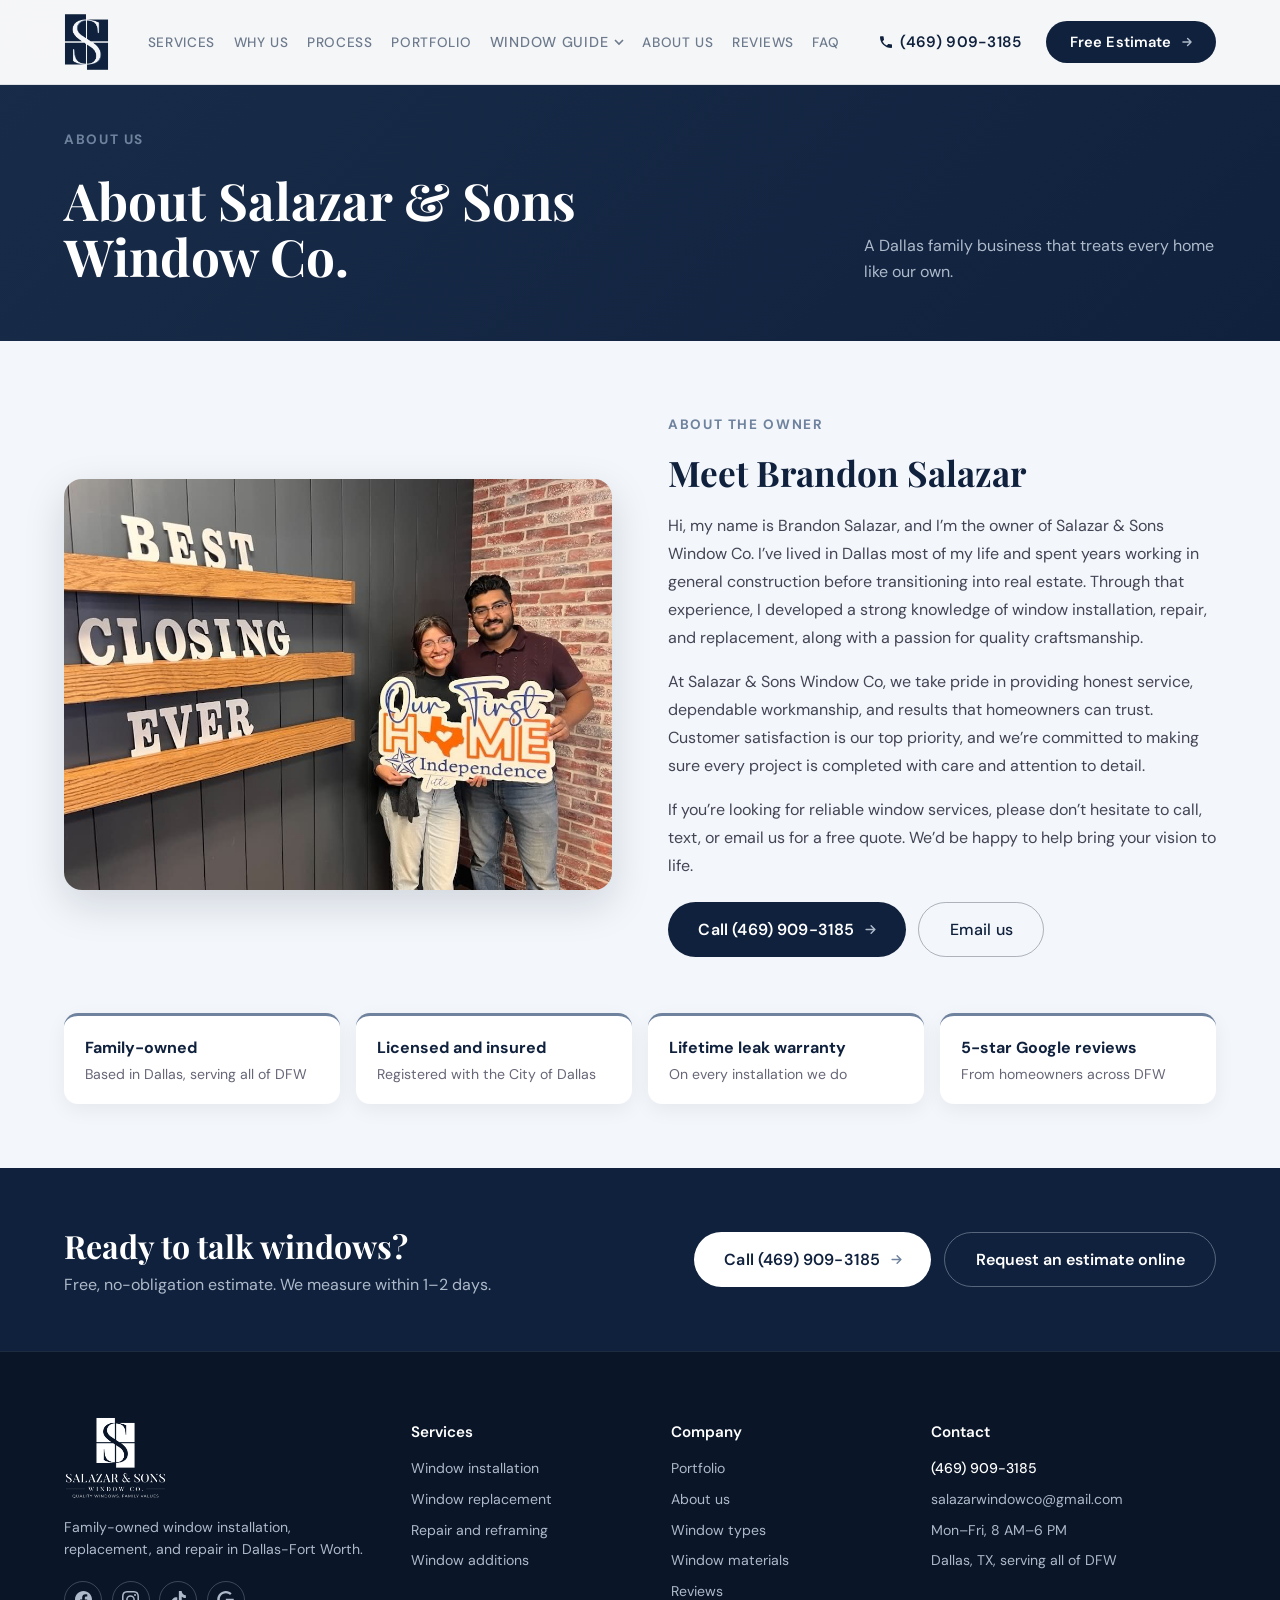
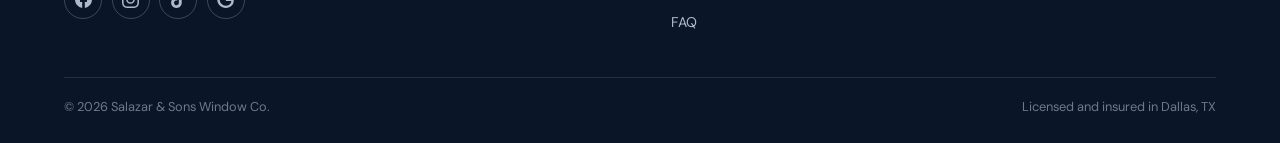
<file: about.html>
<!DOCTYPE html>
<html lang="en">
<head>
<meta charset="UTF-8">
<!-- Google Analytics -->
<script async src="https://www.googletagmanager.com/gtag/js?id=G-TEPP27488B"></script>
<script>
  window.dataLayer = window.dataLayer || [];
  function gtag(){dataLayer.push(arguments);}
  // Only record visits to the live site (Analytics and Meta Pixel), not local previews
  if (location.hostname.endsWith('salazarandsonswindow.com')) {
    gtag('js', new Date());
    gtag('config', 'G-TEPP27488B');
    // Meta Pixel
    !function(f,b,e,v,n,t,s){if(f.fbq)return;n=f.fbq=function(){n.callMethod?
    n.callMethod.apply(n,arguments):n.queue.push(arguments)};if(!f._fbq)f._fbq=n;
    n.push=n;n.loaded=!0;n.version='2.0';n.queue=[];t=b.createElement(e);t.async=!0;
    t.src=v;s=b.getElementsByTagName(e)[0];s.parentNode.insertBefore(t,s)}(window,
    document,'script','https://connect.facebook.net/en_US/fbevents.js');
    fbq('init', '1666609791859335');
    fbq('track', 'PageView');
  }
  // Count estimate requests and phone taps as leads
  document.addEventListener('submit', function (e) {
    if (!e.target.matches('form[action*="formsubmit.co"]')) return;
    gtag('event', 'generate_lead', { form_name: e.target.className });
    if (window.fbq) fbq('track', 'Lead');
  });
  document.addEventListener('click', function (e) {
    var link = e.target.closest('a[href^="tel:"]');
    if (!link || e.defaultPrevented) return;
    gtag('event', 'click_to_call', { link_text: link.innerText.trim() });
    if (window.fbq) fbq('track', 'Contact');
  });
</script>
<meta name="viewport" content="width=device-width, initial-scale=1.0">
<title>About Us | Salazar & Sons Window Co.</title>
<link rel="canonical" href="https://salazarandsonswindow.com/about.html">
<meta name="description" content="Meet Brandon Salazar, owner of Salazar &amp; Sons Window Co. — a family-owned window installation, replacement, and repair company serving Dallas-Fort Worth.">
<meta name="robots" content="index, follow, max-image-preview:large, max-snippet:-1">

<!-- Open Graph -->
<meta property="og:type" content="website">
<meta property="og:site_name" content="Salazar &amp; Sons Window Co.">
<meta property="og:locale" content="en_US">
<meta property="og:url" content="https://salazarandsonswindow.com/about.html">
<meta property="og:title" content="About Us | Salazar &amp; Sons Window Co.">
<meta property="og:description" content="Meet Brandon Salazar, owner of Salazar &amp; Sons Window Co., serving the Dallas-Fort Worth area.">
<meta property="og:image" content="https://salazarandsonswindow.com/images/og-image.jpg">
<meta property="og:image:width" content="1200">
<meta property="og:image:height" content="630">
<meta property="og:image:alt" content="Window replacement by Salazar &amp; Sons Window Co. in Dallas-Fort Worth">

<!-- Twitter Card -->
<meta name="twitter:card" content="summary_large_image">
<meta name="twitter:image" content="https://salazarandsonswindow.com/images/og-image.jpg">
<meta name="twitter:title" content="About Us | Salazar &amp; Sons Window Co.">
<meta name="twitter:description" content="Professional window installation, replacement &amp; repair across DFW. Free estimates. Licensed &amp; insured.">

<!-- Favicon (moved from body) -->
<link rel="icon" href="images/favicon.ico" sizes="48x48">
<link rel="icon" type="image/svg+xml" href="images/favicon.svg">
<link rel="icon" type="image/png" sizes="192x192" href="images/favicon-192.png">
<link rel="apple-touch-icon" href="images/apple-touch-icon.png">
<meta name="theme-color" content="#0a1a2f">
<link rel="preconnect" href="https://fonts.googleapis.com">
<link rel="preconnect" href="https://fonts.gstatic.com" crossorigin>

<script type="application/ld+json">
{"@context":"https://schema.org","@type":"BreadcrumbList","itemListElement":[{"@type":"ListItem","position":1,"name":"Home","item":"https://salazarandsonswindow.com/"},{"@type":"ListItem","position":2,"name":"About Us","item":"https://salazarandsonswindow.com/about.html"}]}
</script>
<link href="https://fonts.googleapis.com/css2?family=Playfair+Display:wght@400;700;900&family=DM+Sans:wght@300;400;500&display=swap" rel="stylesheet">
<link rel="stylesheet" href="styles.css?v=9">
</head>
<body>

<!-- NAV -->
<nav>
  <a href="index.html"><img width="620" height="800" src="images/icon.png" loading="eager" alt="Salazar & Sons Window Co." class="nav-logo-img"></a>
    <ul class="nav-links" id="navLinks">
    <li><a href="index.html#services">Services</a></li>
    <li><a href="index.html#why">Why Us</a></li>
    <li><a href="index.html#process">Process</a></li>
    <li><a href="portfolio.html">Portfolio</a></li>
    <li class="nav-drop">
      <button type="button" class="nav-drop-btn" aria-expanded="false" aria-controls="guideMenu">Window Guide<svg viewBox="0 0 10 10" aria-hidden="true"><path d="M1 3l4 4 4-4" stroke="currentColor" stroke-width="1.6" fill="none"/></svg></button>
      <ul class="nav-sub" id="guideMenu">
        <li><a href="window-types.html"><strong>Window Types</strong><span>How each window opens</span></a></li>
        <li><a href="window-materials.html"><strong>Window Materials</strong><span>Vinyl, fiberglass, aluminum, and wood</span></a></li>
      </ul>
    </li>
    <li><a href="about.html">About Us</a></li>
    <li><a href="index.html#reviews">Reviews</a></li>
    <li><a href="index.html#faq">FAQ</a></li>
    <li class="menu-cta">
      <a href="tel:+14699093185" class="btn-primary">Call (469) 909-3185</a>
      <button type="button" class="btn-secondary" onclick="toggleNavMenu(); openEstimateModal();">Get a free estimate</button>
      <span>Mon–Fri, 8 AM–6 PM · Serving all of DFW</span>
    </li>
  </ul>
  <div style="display:flex;align-items:center;gap:1.5rem;">
    <a href="tel:+14699093185" class="nav-phone" style="display:inline-flex;align-items:center;gap:0.4rem;color:var(--navy);text-decoration:none;font-weight:600;font-size:0.95rem;letter-spacing:0.02em;transition:color 0.3s;" onmouseover="this.style.color='var(--steel)'" onmouseout="this.style.color='var(--navy)'">
      <svg width="16" height="16" viewBox="0 0 24 24" fill="currentColor" style="flex-shrink:0;"><path d="M6.62 10.79a15.05 15.05 0 0 0 6.59 6.59l2.2-2.2a1 1 0 0 1 1.01-.24 11.36 11.36 0 0 0 3.57.57 1 1 0 0 1 1 1V20a1 1 0 0 1-1 1C10.4 21 3 13.6 3 4.5a1 1 0 0 1 1-1h3.5a1 1 0 0 1 1 1 11.36 11.36 0 0 0 .57 3.57 1 1 0 0 1-.25 1.01l-2.2 2.2z"/></svg>
      (469) 909-3185
    </a>
    <button class="nav-cta" onclick="openEstimateModal()">
  Free Estimate
</button>
    <button class="nav-toggle" id="navToggle" onclick="toggleNavMenu()" aria-label="Toggle menu" aria-expanded="false" aria-controls="navLinks">
      <span></span><span></span><span></span>
    </button>
  </div>
</nav>

<!-- PAGE HEADER -->
<section class="about-head">
  <div>
    <div class="section-tag">About Us</div>
    <h1>About Salazar &amp; Sons Window Co.</h1>
  </div>
  <p>A Dallas family business that treats every home like our own.</p>
</section>

<!-- ABOUT -->
<section class="about" id="about">
  <div class="about-grid">
    <div class="about-image">
      <img width="1024" height="768" src="images/aboutMe.jpg" loading="lazy" alt="Brandon Salazar, owner of Salazar &amp; Sons Window Co. in Dallas, TX">
    </div>
    <div class="about-content">
      <span class="section-tag">About the Owner</span>
      <h2>Meet Brandon Salazar</h2>
      <p>
      Hi, my name is Brandon Salazar, and I’m the owner of Salazar & Sons Window Co. 
      I’ve lived in Dallas most of my life and spent years working in general construction before transitioning into real estate. 
      Through that experience, I developed a strong knowledge of window installation, repair, and replacement, along with a passion for quality craftsmanship.
      </p>
      <p>
      At Salazar & Sons Window Co, we take pride in providing honest service, dependable workmanship, and results that homeowners can trust. 
      Customer satisfaction is our top priority, and we’re committed to making sure every project is completed with care and attention to detail.
      </p>
      <p>
      If you’re looking for reliable window services, please don’t hesitate to call, text, or email us for a free quote.
      We’d be happy to help bring your vision to life.
      </p>
      <div class="about-contact">
        <a href="tel:+14699093185" class="btn-primary">Call (469) 909-3185</a>
        <a href="mailto:salazarwindowco@gmail.com" class="btn-secondary">Email us</a>
      </div>
    </div>
  </div>
  <ul class="about-values">
    <li><strong>Family-owned</strong><span>Based in Dallas, serving all of DFW</span></li>
    <li><strong>Licensed and insured</strong><span>Registered with the City of Dallas</span></li>
    <li><strong>Lifetime leak warranty</strong><span>On every installation we do</span></li>
    <li><strong>5-star Google reviews</strong><span>From homeowners across DFW</span></li>
  </ul>
</section>

<!-- CTA -->
<section class="portfolio-cta">
  <div>
    <h2>Ready to talk windows?</h2>
    <p>Free, no-obligation estimate. We measure within 1–2 days.</p>
  </div>
  <div class="portfolio-cta-buttons">
    <a href="tel:+14699093185" class="btn-primary">Call (469) 909-3185</a>
    <button type="button" class="btn-ghost" onclick="openEstimateModal()">Request an estimate online</button>
  </div>
</section>

<!-- FOOTER -->
<footer>
  <div class="footer-cols">
    <div class="footer-brand">
      <img width="800" height="650" src="images/salazar-sons-logo-inv.png" loading="lazy" alt="Salazar &amp; Sons Window Co." class="footer-logo-img">
      <p>Family-owned window installation, replacement, and repair in Dallas-Fort Worth.</p>
    <div class="footer-social">
      <a href="https://www.facebook.com/salazarandsonswindow/" target="_blank" rel="noopener" aria-label="Facebook">
        <svg viewBox="0 0 24 24" xmlns="http://www.w3.org/2000/svg"><path d="M24 12.073C24 5.405 18.627 0 12 0S0 5.405 0 12.073C0 18.1 4.388 23.094 10.125 24v-8.437H7.078v-3.49h3.047V9.41c0-3.025 1.792-4.697 4.533-4.697 1.312 0 2.686.235 2.686.235v2.97h-1.513c-1.491 0-1.956.93-1.956 1.886v2.269h3.328l-.532 3.49h-2.796V24C19.612 23.094 24 18.1 24 12.073z"/></svg>
      </a>
      <a href="https://www.instagram.com/salazarsonswindow/" target="_blank" rel="noopener" aria-label="Instagram">
        <svg viewBox="0 0 24 24" xmlns="http://www.w3.org/2000/svg"><path d="M12 2.163c3.204 0 3.584.012 4.85.07 3.252.148 4.771 1.691 4.919 4.919.058 1.265.069 1.645.069 4.849 0 3.205-.012 3.584-.069 4.849-.149 3.225-1.664 4.771-4.919 4.919-1.266.058-1.644.07-4.85.07-3.204 0-3.584-.012-4.849-.07-3.26-.149-4.771-1.699-4.919-4.92-.058-1.265-.07-1.644-.07-4.849 0-3.204.013-3.583.07-4.849.149-3.227 1.664-4.771 4.919-4.919 1.266-.057 1.645-.069 4.849-.069zM12 0C8.741 0 8.333.014 7.053.072 2.695.272.273 2.69.073 7.052.014 8.333 0 8.741 0 12c0 3.259.014 3.668.072 4.948.2 4.358 2.618 6.78 6.98 6.98C8.333 23.986 8.741 24 12 24c3.259 0 3.668-.014 4.948-.072 4.354-.2 6.782-2.618 6.979-6.98.059-1.28.073-1.689.073-4.948 0-3.259-.014-3.667-.072-4.947-.196-4.354-2.617-6.78-6.979-6.98C15.668.014 15.259 0 12 0zm0 5.838a6.162 6.162 0 100 12.324 6.162 6.162 0 000-12.324zM12 16a4 4 0 110-8 4 4 0 010 8zm6.406-11.845a1.44 1.44 0 100 2.881 1.44 1.44 0 000-2.881z"/></svg>
      </a>
      <a href="https://www.tiktok.com/@salazarsons.window" target="_blank" rel="noopener" aria-label="TikTok">
        <svg viewBox="0 0 24 24" xmlns="http://www.w3.org/2000/svg"><path d="M12.525.02c1.31-.02 2.61-.01 3.91-.02.08 1.53.63 3.09 1.75 4.17 1.12 1.11 2.7 1.62 4.24 1.79v4.03c-1.44-.05-2.89-.35-4.2-.97-.57-.26-1.1-.59-1.62-.93-.01 2.92.01 5.84-.02 8.75-.08 1.4-.54 2.79-1.35 3.94-1.31 1.92-3.58 3.17-5.91 3.21-1.43.08-2.86-.31-4.08-1.03-2.02-1.19-3.44-3.37-3.65-5.71-.02-.5-.03-1-.01-1.49.18-1.9 1.12-3.72 2.58-4.96 1.66-1.44 3.98-2.13 6.15-1.72.02 1.48-.04 2.96-.04 4.44-.99-.32-2.15-.23-3.02.37-.63.41-1.11 1.04-1.36 1.75-.21.51-.15 1.07-.14 1.61.24 1.64 1.82 3.02 3.5 2.87 1.12-.01 2.19-.66 2.77-1.61.19-.33.4-.67.41-1.06.1-1.79.06-3.57.07-5.36.01-4.03-.01-8.05.02-12.07z"/></svg>
      </a>
      <a href="https://share.google/jhN7no9mpjALI7C3J" target="_blank" rel="noopener" aria-label="Google Business Profile">
        <svg viewBox="0 0 24 24" xmlns="http://www.w3.org/2000/svg"><path d="M12.48 10.92v3.28h7.84c-.24 1.84-.853 3.187-1.787 4.133-1.147 1.147-2.933 2.4-6.053 2.4-4.827 0-8.6-3.893-8.6-8.72s3.773-8.72 8.6-8.72c2.6 0 4.507 1.027 5.907 2.347l2.307-2.307C18.747 1.44 16.133 0 12.48 0 5.867 0 .307 5.387.307 12s5.56 12 12.173 12c3.573 0 6.267-1.173 8.373-3.36 2.16-2.16 2.84-5.213 2.84-7.667 0-.76-.053-1.467-.173-2.053H12.48z"/></svg>
      </a>
    </div>
    </div>
    <div class="footer-col">
      <h3>Services</h3>
      <ul>
        <li><a href="index.html#services">Window installation</a></li>
        <li><a href="index.html#services">Window replacement</a></li>
        <li><a href="index.html#services">Repair and reframing</a></li>
        <li><a href="index.html#services">Window additions</a></li>
      </ul>
    </div>
    <div class="footer-col">
      <h3>Company</h3>
      <ul>
        <li><a href="portfolio.html">Portfolio</a></li>
        <li><a href="about.html">About us</a></li>
        <li><a href="window-types.html">Window types</a></li>
        <li><a href="window-materials.html">Window materials</a></li>
        <li><a href="index.html#reviews">Reviews</a></li>
        <li><a href="index.html#faq">FAQ</a></li>
      </ul>
    </div>
    <div class="footer-col">
      <h3>Contact</h3>
      <ul>
        <li><a href="tel:+14699093185" class="footer-phone">(469) 909-3185</a></li>
        <li><a href="mailto:salazarwindowco@gmail.com">salazarwindowco@gmail.com</a></li>
        <li>Mon–Fri, 8 AM–6 PM</li>
        <li>Dallas, TX, serving all of DFW</li>
      </ul>
    </div>
  </div>
  <div class="footer-bottom">
    <span>© 2026 Salazar &amp; Sons Window Co.</span>
    <span>Licensed and insured in Dallas, TX</span>
  </div>
</footer>

<!-- Estimate Popup Modal -->
<div id="estimateModal" class="modal" role="dialog" aria-modal="true" aria-labelledby="estimateTitle">
  <div class="modal-content">
    
    <button type="button" class="close-btn" onclick="closeEstimateModal()" aria-label="Close">&times;</button>

    <h2 id="estimateTitle">Free Estimate</h2>
    <p>Fill out the form below and we’ll contact you shortly.</p>

    <form action="https://formsubmit.co/salazarwindowco@gmail.com" method="POST" class="estimate-form">

      <input type="hidden" name="_captcha" value="false">
      <input type="hidden" name="_subject" value="New Free Estimate Request">

      <input type="text" name="name" placeholder="Full Name" required>

      <input type="email" name="email" placeholder="Email Address" required>

      <input type="tel" name="phone" placeholder="Phone Number" required>

      <textarea name="message" rows="5" placeholder="Tell us about your project"></textarea>

      <button type="submit" class="btn-primary submit-btn">
        Submit Request
      </button>
    </form>

  </div>
</div>
<script>
  // Slim the nav once the page scrolls
  (function () {
    const nav = document.querySelector('nav');
    const update = () => nav.classList.toggle('scrolled', window.scrollY > 40);
    window.addEventListener('scroll', update, { passive: true });
    update();
  })();

  function openEstimateModal() {
    document.getElementById('estimateModal').style.display = 'flex';
  }

  function toggleNavMenu() {
    document.getElementById('navLinks').classList.toggle('active');
    const toggle = document.getElementById('navToggle');
    const isActive = document.getElementById('navLinks').classList.contains('active');
    toggle.classList.toggle('active');
    toggle.setAttribute('aria-expanded', isActive);
  }

  // Window Guide dropdown: opens on hover with CSS; click and Escape for touch and keyboard.
  (function() {
    var drop = document.querySelector('.nav-drop'), btn = drop.querySelector('.nav-drop-btn');
    function setOpen(open) { drop.classList.toggle('open', open); btn.setAttribute('aria-expanded', open); }
    btn.addEventListener('click', function(e) { e.stopPropagation(); setOpen(!drop.classList.contains('open')); });
    document.addEventListener('click', function(e) { if (!drop.contains(e.target)) setOpen(false); });
    document.addEventListener('keydown', function(e) { if (e.key === 'Escape' && drop.classList.contains('open')) { setOpen(false); btn.focus(); } });
  })();

  // Close the mobile menu when a nav link is tapped.
  document.querySelectorAll('.nav-links a').forEach(function(link) {
    link.addEventListener('click', function() {
      document.getElementById('navLinks').classList.remove('active');
      document.getElementById('navToggle').classList.remove('active');
      document.getElementById('navToggle').setAttribute('aria-expanded', 'false');
    });
  });

  function closeEstimateModal() {
    document.getElementById('estimateModal').style.display = 'none';
  }

  // Close the modal when clicking its backdrop.
  window.onclick = function(event) {
    const estimateModal = document.getElementById('estimateModal');
    if (event.target === estimateModal) closeEstimateModal();
  }

  // Allow the Escape key to close the popup.
  document.addEventListener('keydown', function(event) {
    if (event.key === 'Escape') {
      closeEstimateModal();
    }
  });
</script>
</body>
</html>
</file>
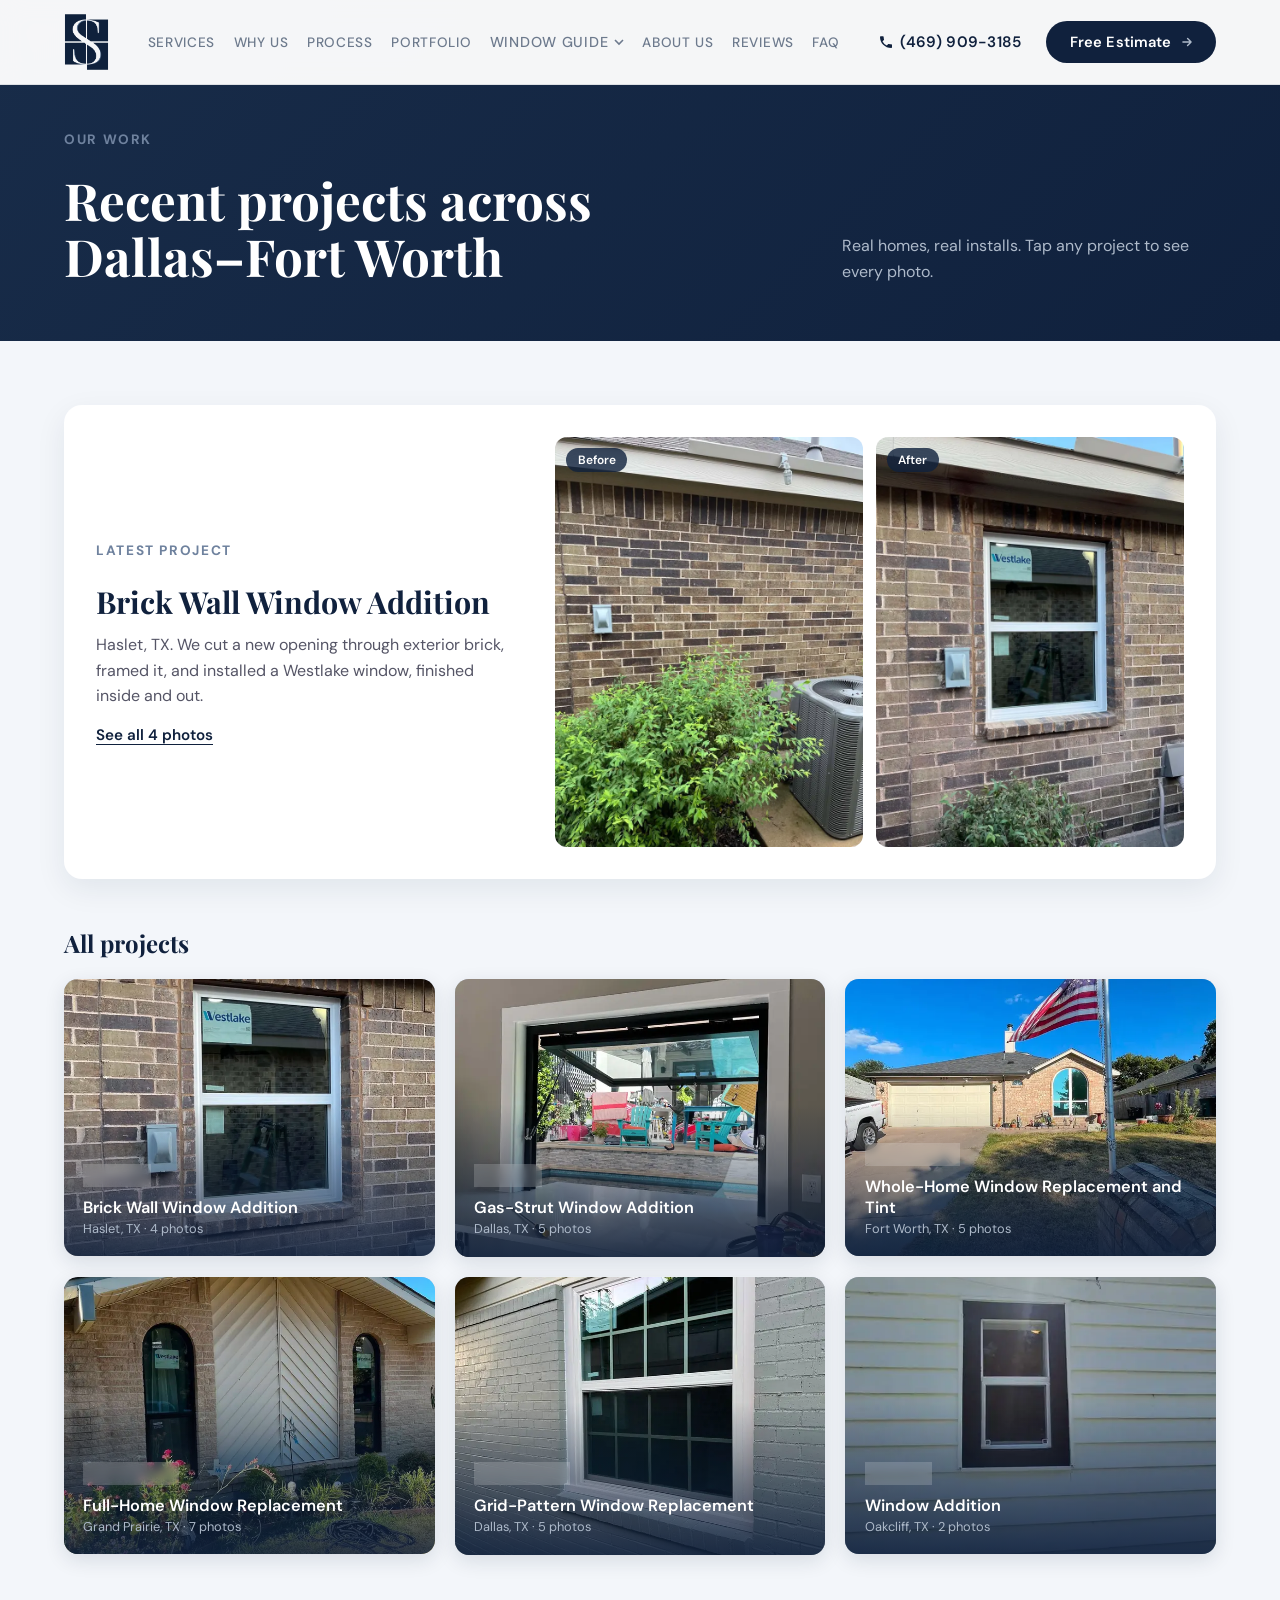
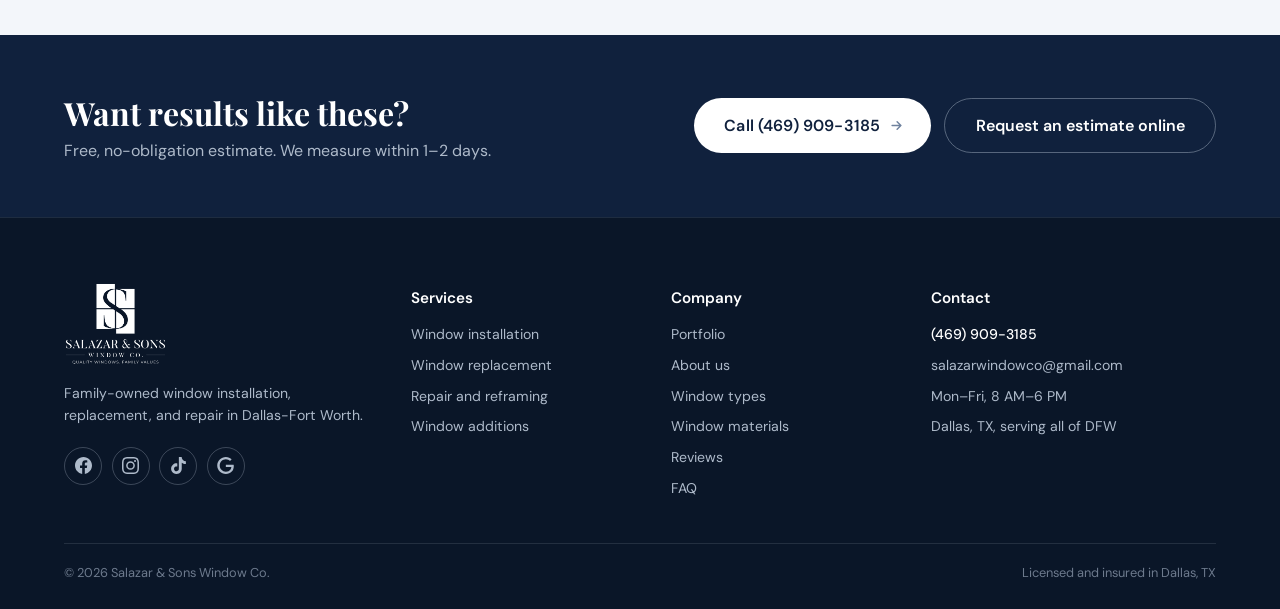
<file: portfolio.html>
<!DOCTYPE html>
<html lang="en">
<head>
<meta charset="UTF-8">
<!-- Google Analytics -->
<script async src="https://www.googletagmanager.com/gtag/js?id=G-TEPP27488B"></script>
<script>
  window.dataLayer = window.dataLayer || [];
  function gtag(){dataLayer.push(arguments);}
  // Only record visits to the live site (Analytics and Meta Pixel), not local previews
  if (location.hostname.endsWith('salazarandsonswindow.com')) {
    gtag('js', new Date());
    gtag('config', 'G-TEPP27488B');
    // Meta Pixel
    !function(f,b,e,v,n,t,s){if(f.fbq)return;n=f.fbq=function(){n.callMethod?
    n.callMethod.apply(n,arguments):n.queue.push(arguments)};if(!f._fbq)f._fbq=n;
    n.push=n;n.loaded=!0;n.version='2.0';n.queue=[];t=b.createElement(e);t.async=!0;
    t.src=v;s=b.getElementsByTagName(e)[0];s.parentNode.insertBefore(t,s)}(window,
    document,'script','https://connect.facebook.net/en_US/fbevents.js');
    fbq('init', '1666609791859335');
    fbq('track', 'PageView');
  }
  // Count estimate requests and phone taps as leads
  document.addEventListener('submit', function (e) {
    if (!e.target.matches('form[action*="formsubmit.co"]')) return;
    gtag('event', 'generate_lead', { form_name: e.target.className });
    if (window.fbq) fbq('track', 'Lead');
  });
  document.addEventListener('click', function (e) {
    var link = e.target.closest('a[href^="tel:"]');
    if (!link || e.defaultPrevented) return;
    gtag('event', 'click_to_call', { link_text: link.innerText.trim() });
    if (window.fbq) fbq('track', 'Contact');
  });
</script>
<meta name="viewport" content="width=device-width, initial-scale=1.0">
<title>Window Projects in Dallas–Fort Worth | Salazar &amp; Sons</title>
<link rel="canonical" href="https://salazarandsonswindow.com/portfolio.html">
<meta name="description" content="Browse recent window installation, replacement, and repair projects by Salazar &amp; Sons Window Co. across the Dallas-Fort Worth area.">
<meta name="robots" content="index, follow, max-image-preview:large, max-snippet:-1">

<!-- Open Graph -->
<meta property="og:type" content="website">
<meta property="og:site_name" content="Salazar &amp; Sons Window Co.">
<meta property="og:locale" content="en_US">
<meta property="og:url" content="https://salazarandsonswindow.com/portfolio.html">
<meta property="og:title" content="Window Projects in Dallas–Fort Worth | Salazar &amp; Sons">
<meta property="og:description" content="Recent window installation and replacement projects across the Dallas-Fort Worth area.">
<meta property="og:image" content="https://salazarandsonswindow.com/images/og-image.jpg">
<meta property="og:image:width" content="1200">
<meta property="og:image:height" content="630">
<meta property="og:image:alt" content="Window replacement by Salazar &amp; Sons Window Co. in Dallas-Fort Worth">

<!-- Twitter Card -->
<meta name="twitter:card" content="summary_large_image">
<meta name="twitter:image" content="https://salazarandsonswindow.com/images/og-image.jpg">
<meta name="twitter:title" content="Window Projects in Dallas–Fort Worth | Salazar &amp; Sons">
<meta name="twitter:description" content="Professional window installation, replacement &amp; repair across DFW. Free estimates. Licensed &amp; insured.">

<!-- Favicon (moved from body) -->
<link rel="icon" href="images/favicon.ico" sizes="48x48">
<link rel="icon" type="image/svg+xml" href="images/favicon.svg">
<link rel="icon" type="image/png" sizes="192x192" href="images/favicon-192.png">
<link rel="apple-touch-icon" href="images/apple-touch-icon.png">
<meta name="theme-color" content="#0a1a2f">
<link rel="preconnect" href="https://fonts.googleapis.com">
<link rel="preconnect" href="https://fonts.gstatic.com" crossorigin>

<script type="application/ld+json">
{"@context":"https://schema.org","@type":"BreadcrumbList","itemListElement":[{"@type":"ListItem","position":1,"name":"Home","item":"https://salazarandsonswindow.com/"},{"@type":"ListItem","position":2,"name":"Portfolio","item":"https://salazarandsonswindow.com/portfolio.html"}]}
</script>
<link href="https://fonts.googleapis.com/css2?family=Playfair+Display:wght@400;700;900&family=DM+Sans:wght@300;400;500&display=swap" rel="stylesheet">
<link rel="stylesheet" href="styles.css?v=9">
</head>
<body>

<!-- NAV -->
<nav>
  <a href="index.html"><img width="620" height="800" src="images/icon.png" loading="eager" alt="Salazar & Sons Window Co." class="nav-logo-img"></a>
    <ul class="nav-links" id="navLinks">
    <li><a href="index.html#services">Services</a></li>
    <li><a href="index.html#why">Why Us</a></li>
    <li><a href="index.html#process">Process</a></li>
    <li><a href="portfolio.html">Portfolio</a></li>
    <li class="nav-drop">
      <button type="button" class="nav-drop-btn" aria-expanded="false" aria-controls="guideMenu">Window Guide<svg viewBox="0 0 10 10" aria-hidden="true"><path d="M1 3l4 4 4-4" stroke="currentColor" stroke-width="1.6" fill="none"/></svg></button>
      <ul class="nav-sub" id="guideMenu">
        <li><a href="window-types.html"><strong>Window Types</strong><span>How each window opens</span></a></li>
        <li><a href="window-materials.html"><strong>Window Materials</strong><span>Vinyl, fiberglass, aluminum, and wood</span></a></li>
      </ul>
    </li>
    <li><a href="about.html">About Us</a></li>
    <li><a href="index.html#reviews">Reviews</a></li>
    <li><a href="index.html#faq">FAQ</a></li>
    <li class="menu-cta">
      <a href="tel:+14699093185" class="btn-primary">Call (469) 909-3185</a>
      <button type="button" class="btn-secondary" onclick="toggleNavMenu(); openEstimateModal();">Get a free estimate</button>
      <span>Mon–Fri, 8 AM–6 PM · Serving all of DFW</span>
    </li>
  </ul>
  <div style="display:flex;align-items:center;gap:1.5rem;">
    <a href="tel:+14699093185" class="nav-phone" style="display:inline-flex;align-items:center;gap:0.4rem;color:var(--navy);text-decoration:none;font-weight:600;font-size:0.95rem;letter-spacing:0.02em;transition:color 0.3s;" onmouseover="this.style.color='var(--steel)'" onmouseout="this.style.color='var(--navy)'">
      <svg width="16" height="16" viewBox="0 0 24 24" fill="currentColor" style="flex-shrink:0;"><path d="M6.62 10.79a15.05 15.05 0 0 0 6.59 6.59l2.2-2.2a1 1 0 0 1 1.01-.24 11.36 11.36 0 0 0 3.57.57 1 1 0 0 1 1 1V20a1 1 0 0 1-1 1C10.4 21 3 13.6 3 4.5a1 1 0 0 1 1-1h3.5a1 1 0 0 1 1 1 11.36 11.36 0 0 0 .57 3.57 1 1 0 0 1-.25 1.01l-2.2 2.2z"/></svg>
      (469) 909-3185
    </a>
    <button class="nav-cta" onclick="openEstimateModal()">
  Free Estimate
</button>
    <button class="nav-toggle" id="navToggle" onclick="toggleNavMenu()" aria-label="Toggle menu" aria-expanded="false" aria-controls="navLinks">
      <span></span><span></span><span></span>
    </button>
  </div>
</nav>

<!-- PAGE HEADER -->
<section class="portfolio-head">
  <div>
    <div class="section-tag">Our Work</div>
    <h1>Recent projects across Dallas–Fort Worth</h1>
  </div>
  <p>Real homes, real installs. Tap any project to see every photo.</p>
</section>

<!-- PORTFOLIO -->
<section class="portfolio" id="portfolio">
  <div class="portfolio-feature">
    <div class="portfolio-feature-text">
      <div class="section-tag">Latest project</div>
      <h2>Brick Wall Window Addition</h2>
      <p>Haslet, TX. We cut a new opening through exterior brick, framed it, and installed a Westlake window, finished inside and out.</p>
      <button type="button" class="portfolio-feature-link" onclick="openGalleryModal(0)">See all 4 photos</button>
    </div>
    <div class="before-after">
      <figure><img width="720" height="960" src="portfolio/thumbs/haslet-before.webp" loading="lazy" alt="Brick wall before the window addition"><figcaption>Before</figcaption></figure>
      <figure><img width="720" height="960" src="portfolio/thumbs/haslet-after.webp" loading="lazy" alt="Brick wall after the window addition"><figcaption>After</figcaption></figure>
    </div>
  </div>

  <h2 class="portfolio-grid-title">All projects</h2>
  <div class="portfolio-grid">
    <button type="button" class="portfolio-item" onclick="openGalleryModal(0)">
      <img width="720" height="960" src="portfolio/thumbs/haslet-after.webp" loading="lazy" alt="New window added through a brick wall, Haslet, TX">
      <span class="portfolio-overlay">
        <em>Addition</em>
        <strong>Brick Wall Window Addition</strong>
        <small>Haslet, TX · 4 photos</small>
      </span>
    </button>
    <button type="button" class="portfolio-item" onclick="openGalleryModal(1)">
      <img width="720" height="960" src="portfolio/thumbs/gas-strut-addition.webp" loading="lazy" alt="Gas-strut window addition project, Dallas, TX">
      <span class="portfolio-overlay">
        <em>Addition</em>
        <strong>Gas-Strut Window Addition</strong>
        <small>Dallas, TX · 5 photos</small>
      </span>
    </button>
    <button type="button" class="portfolio-item" onclick="openGalleryModal(2)">
      <img width="720" height="960" src="portfolio/thumbs/whole-home-replacement.webp" loading="lazy" alt="Whole-home window replacement, finished home exterior">
      <span class="portfolio-overlay">
        <em>Replacement</em>
        <strong>Whole-Home Window Replacement and Tint</strong>
        <small>Fort Worth, TX · 5 photos</small>
      </span>
    </button>
    <button type="button" class="portfolio-item" onclick="openGalleryModal(3)">
      <img width="720" height="960" src="portfolio/thumbs/grand-prairie-replacement.webp" loading="lazy" alt="Full-home window replacement, Grand Prairie, TX">
      <span class="portfolio-overlay">
        <em>Replacement</em>
        <strong>Full-Home Window Replacement</strong>
        <small>Grand Prairie, TX · 7 photos</small>
      </span>
    </button>
    <button type="button" class="portfolio-item" onclick="openGalleryModal(4)">
      <img width="720" height="960" src="portfolio/thumbs/grid-double-hung.webp" loading="lazy" alt="Grid-pattern double-hung window replacement">
      <span class="portfolio-overlay">
        <em>Replacement</em>
        <strong>Grid-Pattern Window Replacement</strong>
        <small>Dallas, TX · 5 photos</small>
      </span>
    </button>
    <button type="button" class="portfolio-item" onclick="openGalleryModal(5)">
      <img width="591" height="1280" src="portfolio/thumbs/oakcliff-addition.webp" loading="lazy" alt="Dark-frame window addition, Oakcliff, TX">
      <span class="portfolio-overlay">
        <em>Addition</em>
        <strong>Window Addition</strong>
        <small>Oakcliff, TX · 2 photos</small>
      </span>
    </button>
  </div>
</section>

<!-- CTA -->
<section class="portfolio-cta">
  <div>
    <h2>Want results like these?</h2>
    <p>Free, no-obligation estimate. We measure within 1–2 days.</p>
  </div>
  <div class="portfolio-cta-buttons">
    <a href="tel:+14699093185" class="btn-primary">Call (469) 909-3185</a>
    <button type="button" class="btn-ghost" onclick="openEstimateModal()">Request an estimate online</button>
  </div>
</section>

<!-- FOOTER -->
<footer>
  <div class="footer-cols">
    <div class="footer-brand">
      <img width="800" height="650" src="images/salazar-sons-logo-inv.png" loading="lazy" alt="Salazar &amp; Sons Window Co." class="footer-logo-img">
      <p>Family-owned window installation, replacement, and repair in Dallas-Fort Worth.</p>
    <div class="footer-social">
      <a href="https://www.facebook.com/salazarandsonswindow/" target="_blank" rel="noopener" aria-label="Facebook">
        <svg viewBox="0 0 24 24" xmlns="http://www.w3.org/2000/svg"><path d="M24 12.073C24 5.405 18.627 0 12 0S0 5.405 0 12.073C0 18.1 4.388 23.094 10.125 24v-8.437H7.078v-3.49h3.047V9.41c0-3.025 1.792-4.697 4.533-4.697 1.312 0 2.686.235 2.686.235v2.97h-1.513c-1.491 0-1.956.93-1.956 1.886v2.269h3.328l-.532 3.49h-2.796V24C19.612 23.094 24 18.1 24 12.073z"/></svg>
      </a>
      <a href="https://www.instagram.com/salazarsonswindow/" target="_blank" rel="noopener" aria-label="Instagram">
        <svg viewBox="0 0 24 24" xmlns="http://www.w3.org/2000/svg"><path d="M12 2.163c3.204 0 3.584.012 4.85.07 3.252.148 4.771 1.691 4.919 4.919.058 1.265.069 1.645.069 4.849 0 3.205-.012 3.584-.069 4.849-.149 3.225-1.664 4.771-4.919 4.919-1.266.058-1.644.07-4.85.07-3.204 0-3.584-.012-4.849-.07-3.26-.149-4.771-1.699-4.919-4.92-.058-1.265-.07-1.644-.07-4.849 0-3.204.013-3.583.07-4.849.149-3.227 1.664-4.771 4.919-4.919 1.266-.057 1.645-.069 4.849-.069zM12 0C8.741 0 8.333.014 7.053.072 2.695.272.273 2.69.073 7.052.014 8.333 0 8.741 0 12c0 3.259.014 3.668.072 4.948.2 4.358 2.618 6.78 6.98 6.98C8.333 23.986 8.741 24 12 24c3.259 0 3.668-.014 4.948-.072 4.354-.2 6.782-2.618 6.979-6.98.059-1.28.073-1.689.073-4.948 0-3.259-.014-3.667-.072-4.947-.196-4.354-2.617-6.78-6.979-6.98C15.668.014 15.259 0 12 0zm0 5.838a6.162 6.162 0 100 12.324 6.162 6.162 0 000-12.324zM12 16a4 4 0 110-8 4 4 0 010 8zm6.406-11.845a1.44 1.44 0 100 2.881 1.44 1.44 0 000-2.881z"/></svg>
      </a>
      <a href="https://www.tiktok.com/@salazarsons.window" target="_blank" rel="noopener" aria-label="TikTok">
        <svg viewBox="0 0 24 24" xmlns="http://www.w3.org/2000/svg"><path d="M12.525.02c1.31-.02 2.61-.01 3.91-.02.08 1.53.63 3.09 1.75 4.17 1.12 1.11 2.7 1.62 4.24 1.79v4.03c-1.44-.05-2.89-.35-4.2-.97-.57-.26-1.1-.59-1.62-.93-.01 2.92.01 5.84-.02 8.75-.08 1.4-.54 2.79-1.35 3.94-1.31 1.92-3.58 3.17-5.91 3.21-1.43.08-2.86-.31-4.08-1.03-2.02-1.19-3.44-3.37-3.65-5.71-.02-.5-.03-1-.01-1.49.18-1.9 1.12-3.72 2.58-4.96 1.66-1.44 3.98-2.13 6.15-1.72.02 1.48-.04 2.96-.04 4.44-.99-.32-2.15-.23-3.02.37-.63.41-1.11 1.04-1.36 1.75-.21.51-.15 1.07-.14 1.61.24 1.64 1.82 3.02 3.5 2.87 1.12-.01 2.19-.66 2.77-1.61.19-.33.4-.67.41-1.06.1-1.79.06-3.57.07-5.36.01-4.03-.01-8.05.02-12.07z"/></svg>
      </a>
      <a href="https://share.google/jhN7no9mpjALI7C3J" target="_blank" rel="noopener" aria-label="Google Business Profile">
        <svg viewBox="0 0 24 24" xmlns="http://www.w3.org/2000/svg"><path d="M12.48 10.92v3.28h7.84c-.24 1.84-.853 3.187-1.787 4.133-1.147 1.147-2.933 2.4-6.053 2.4-4.827 0-8.6-3.893-8.6-8.72s3.773-8.72 8.6-8.72c2.6 0 4.507 1.027 5.907 2.347l2.307-2.307C18.747 1.44 16.133 0 12.48 0 5.867 0 .307 5.387.307 12s5.56 12 12.173 12c3.573 0 6.267-1.173 8.373-3.36 2.16-2.16 2.84-5.213 2.84-7.667 0-.76-.053-1.467-.173-2.053H12.48z"/></svg>
      </a>
    </div>
    </div>
    <div class="footer-col">
      <h3>Services</h3>
      <ul>
        <li><a href="index.html#services">Window installation</a></li>
        <li><a href="index.html#services">Window replacement</a></li>
        <li><a href="index.html#services">Repair and reframing</a></li>
        <li><a href="index.html#services">Window additions</a></li>
      </ul>
    </div>
    <div class="footer-col">
      <h3>Company</h3>
      <ul>
        <li><a href="portfolio.html">Portfolio</a></li>
        <li><a href="about.html">About us</a></li>
        <li><a href="window-types.html">Window types</a></li>
        <li><a href="window-materials.html">Window materials</a></li>
        <li><a href="index.html#reviews">Reviews</a></li>
        <li><a href="index.html#faq">FAQ</a></li>
      </ul>
    </div>
    <div class="footer-col">
      <h3>Contact</h3>
      <ul>
        <li><a href="tel:+14699093185" class="footer-phone">(469) 909-3185</a></li>
        <li><a href="mailto:salazarwindowco@gmail.com">salazarwindowco@gmail.com</a></li>
        <li>Mon–Fri, 8 AM–6 PM</li>
        <li>Dallas, TX, serving all of DFW</li>
      </ul>
    </div>
  </div>
  <div class="footer-bottom">
    <span>© 2026 Salazar &amp; Sons Window Co.</span>
    <span>Licensed and insured in Dallas, TX</span>
  </div>
</footer>

<!-- Portfolio Gallery Modal -->
<div id="galleryModal" class="gallery-modal" role="dialog" aria-modal="true">
  <button class="gallery-modal-close" onclick="closeGalleryModal()" aria-label="Close">&times;</button>
  <div class="gallery-modal-content">
    <h3 id="galleryModalTitle" class="gallery-modal-title"></h3>
    <div id="galleryModalGrid" class="gallery-modal-grid"></div>
  </div>
</div>

<!-- Estimate Popup Modal -->
<div id="estimateModal" class="modal" role="dialog" aria-modal="true" aria-labelledby="estimateTitle">
  <div class="modal-content">
    
    <button type="button" class="close-btn" onclick="closeEstimateModal()" aria-label="Close">&times;</button>

    <h2 id="estimateTitle">Free Estimate</h2>
    <p>Fill out the form below and we’ll contact you shortly.</p>

    <form action="https://formsubmit.co/salazarwindowco@gmail.com" method="POST" class="estimate-form">

      <input type="hidden" name="_captcha" value="false">
      <input type="hidden" name="_subject" value="New Free Estimate Request">

      <input type="text" name="name" placeholder="Full Name" required>

      <input type="email" name="email" placeholder="Email Address" required>

      <input type="tel" name="phone" placeholder="Phone Number" required>

      <textarea name="message" rows="5" placeholder="Tell us about your project"></textarea>

      <button type="submit" class="btn-primary submit-btn">
        Submit Request
      </button>
    </form>

  </div>
</div>
<script>
  // Slim the nav once the page scrolls
  (function () {
    const nav = document.querySelector('nav');
    const update = () => nav.classList.toggle('scrolled', window.scrollY > 40);
    window.addEventListener('scroll', update, { passive: true });
    update();
  })();

  function openEstimateModal() {
    document.getElementById('estimateModal').style.display = 'flex';
  }

  function toggleNavMenu() {
    document.getElementById('navLinks').classList.toggle('active');
    const toggle = document.getElementById('navToggle');
    const isActive = document.getElementById('navLinks').classList.contains('active');
    toggle.classList.toggle('active');
    toggle.setAttribute('aria-expanded', isActive);
  }

  // Window Guide dropdown: opens on hover with CSS; click and Escape for touch and keyboard.
  (function() {
    var drop = document.querySelector('.nav-drop'), btn = drop.querySelector('.nav-drop-btn');
    function setOpen(open) { drop.classList.toggle('open', open); btn.setAttribute('aria-expanded', open); }
    btn.addEventListener('click', function(e) { e.stopPropagation(); setOpen(!drop.classList.contains('open')); });
    document.addEventListener('click', function(e) { if (!drop.contains(e.target)) setOpen(false); });
    document.addEventListener('keydown', function(e) { if (e.key === 'Escape' && drop.classList.contains('open')) { setOpen(false); btn.focus(); } });
  })();

  // Close the mobile menu when a nav link is tapped.
  document.querySelectorAll('.nav-links a').forEach(function(link) {
    link.addEventListener('click', function() {
      document.getElementById('navLinks').classList.remove('active');
      document.getElementById('navToggle').classList.remove('active');
      document.getElementById('navToggle').setAttribute('aria-expanded', 'false');
    });
  });

  function closeEstimateModal() {
    document.getElementById('estimateModal').style.display = 'none';
  }

  var galleryProjects = [
    {
      title: 'Brick Wall Window Addition — Haslet, TX',
      images: [
        { src: 'portfolio/project 6/845747081_122122011555329165_8449230465234244569_n.jpg', caption: 'Before: exterior brick wall' },
        { src: 'portfolio/project 6/844474646_122122011483329165_3636527917285980327_n.jpg', caption: 'After: new window through the brick' },
        { src: 'portfolio/project 6/843141843_122122011411329165_1084987834850223460_n.jpg', caption: 'Before: interior wall' },
        { src: 'portfolio/project 6/845552888_122122011435329165_2884064468041646080_n.jpg', caption: 'After: finished interior' }
      ]
    },
    {
      title: 'Gas-Strut Window Addition — Dallas, TX',
      images: [
        { src: 'portfolio/project 5/10c67c90-564b-467d-8240-46e10f0608f9.jfif', caption: 'Window addition, exterior view' },
        { src: 'portfolio/project 5/2524bacf-fcc3-4a5a-82c4-677c6f50d9a1.jfif', caption: 'Window addition detail' },
        { src: 'portfolio/project 5/65f1cc65-ab27-41fc-9f70-9a85302545d4.jfif', caption: 'Window addition detail' },
        { src: 'portfolio/project 5/9cb64155-2cdc-4d6b-b03a-034a10a0a3e0.jfif', caption: 'Window addition detail' },
        { src: 'portfolio/project 5/df6c4834-d3b2-49cd-871b-70761adff954.jfif', caption: 'Window addition, finished install' }
      ]
    },
    {
      title: 'Whole-Home Window Replacement and Tint — Fort Worth, TX',
      images: [
        { src: 'portfolio/project 4/792882492_122115490221329165_2746226033518750864_n.jpg', caption: 'Finished home exterior' },
        { src: 'portfolio/project 4/790256504_122115490299329165_1540030915730401396_n.jpg', caption: 'Row of double-hung windows, brick exterior' },
        { src: 'portfolio/project 4/789775841_122115490281329165_7145693643268244774_n.jpg', caption: 'Double-hung window replacement, backyard' },
        { src: 'portfolio/project 4/790434531_122115490269329165_3624265246418901364_n.jpg', caption: 'Double-hung window, brick exterior detail' },
        { src: 'portfolio/project 4/791145023_122115490239329165_2883463383888377494_n.jpg', caption: 'Argon-filled single-hung window, patio area' }
      ]
    },
    {
      title: 'Full-Home Window Replacement — Grand Prairie, TX',
      images: [
        { src: 'portfolio/project 1/773981623_122112796635329165_803829996374782383_n.jpg', caption: 'Additional installation detail' },
        { src: 'portfolio/project 1/1.jpg', caption: 'Arched entry window' },
        { src: 'portfolio/project 1/2.jpg', caption: 'Arched double-hung window' },
        { src: 'portfolio/project 1/3.jpg', caption: 'Argon-filled double-hung window' },
        { src: 'portfolio/project 1/4.jpg', caption: 'Sliding window' },
        { src: 'portfolio/project 1/5.jpg', caption: 'Black-frame sliding windows' },
        { src: 'portfolio/project 1/6.jpg', caption: 'Home exterior, finished install' }
      ]
    },
    {
      title: 'Grid-Pattern Window Replacement — Dallas, TX',
      images: [
        { src: 'portfolio/project 2/0.jpg', caption: 'Grid-pattern double-hung window' },
        { src: 'portfolio/project 2/733772329_122105687169329165_9074466442124403876_n.jpg', caption: 'Window replacement detail' },
        { src: 'portfolio/project 2/734274928_122105687181329165_2253579904168973869_n.jpg', caption: 'Window replacement detail' },
        { src: 'portfolio/project 2/736420673_122105687259329165_1390472901395589505_n.jpg', caption: 'Window replacement detail' },
        { src: 'portfolio/project 2/736525112_122105687235329165_7026934388715873526_n.jpg', caption: 'Window replacement detail' }
      ]
    },
    {
      title: 'Window Addition — Oakcliff, TX',
      images: [
        { src: 'portfolio/project 3/710755877_122101313313329165_4603716626842457175_n.jpg', caption: 'Dark-frame window addition' },
        { src: 'portfolio/project 3/711566882_122101313301329165_1811276752739647614_n.jpg', caption: 'Exterior siding detail' }
      ]
    }
  ];

  function openGalleryModal(projectIndex) {
    var project = galleryProjects[projectIndex];
    document.getElementById('galleryModalTitle').textContent = project.title;
    var grid = document.getElementById('galleryModalGrid');
    grid.innerHTML = project.images.map(function(img) {
      return '<div class="gallery-modal-item"><img src="' + img.src + '" loading="lazy" alt="' + img.caption + '"></div>';
    }).join('');
    document.getElementById('galleryModal').classList.add('show');
  }

  function closeGalleryModal() {
    document.getElementById('galleryModal').classList.remove('show');
  }

  // Close either modal when clicking its backdrop.
  window.onclick = function(event) {
    const estimateModal = document.getElementById('estimateModal');
    const galleryModal = document.getElementById('galleryModal');
    if (event.target === estimateModal) closeEstimateModal();
    if (event.target === galleryModal) closeGalleryModal();
  }

  // Allow the Escape key to close either popup.
  document.addEventListener('keydown', function(event) {
    if (event.key === 'Escape') {
      closeEstimateModal();
      closeGalleryModal();
    }
  });
</script>
</body>
</html>
</file>
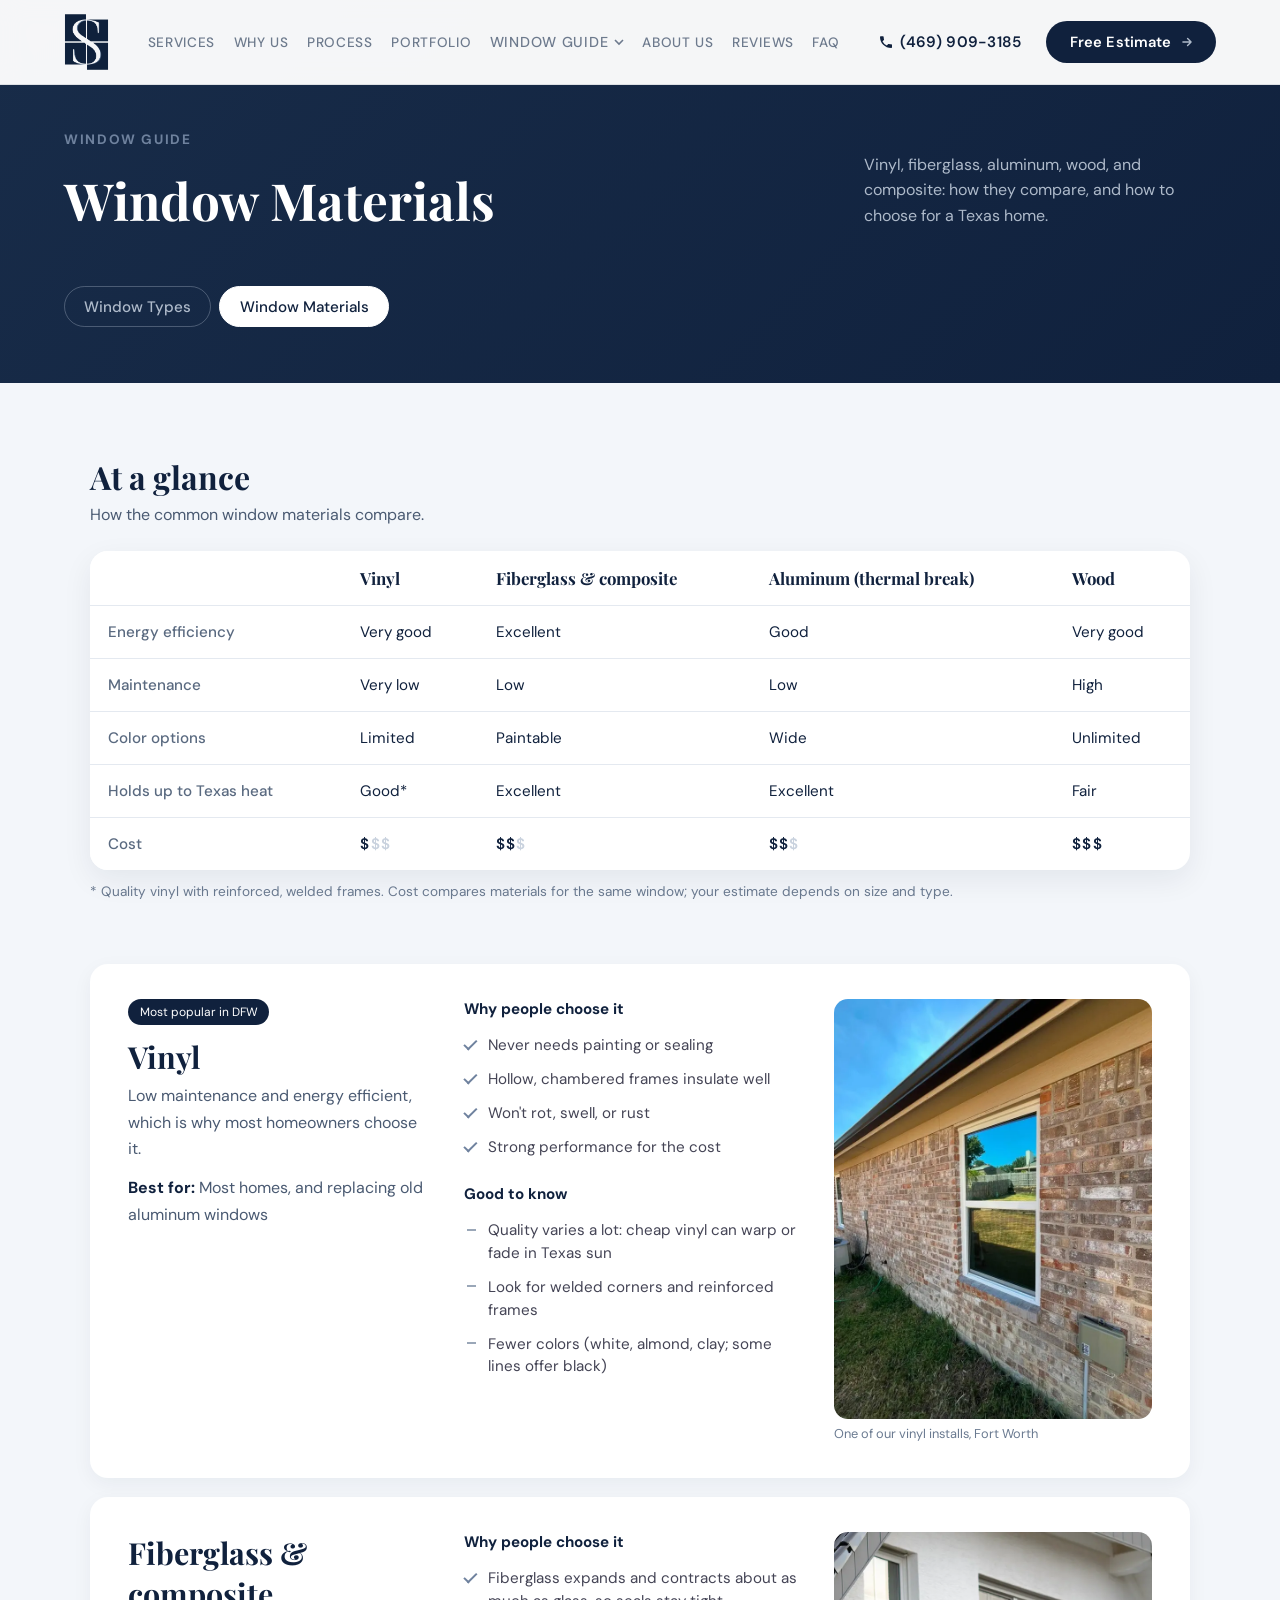
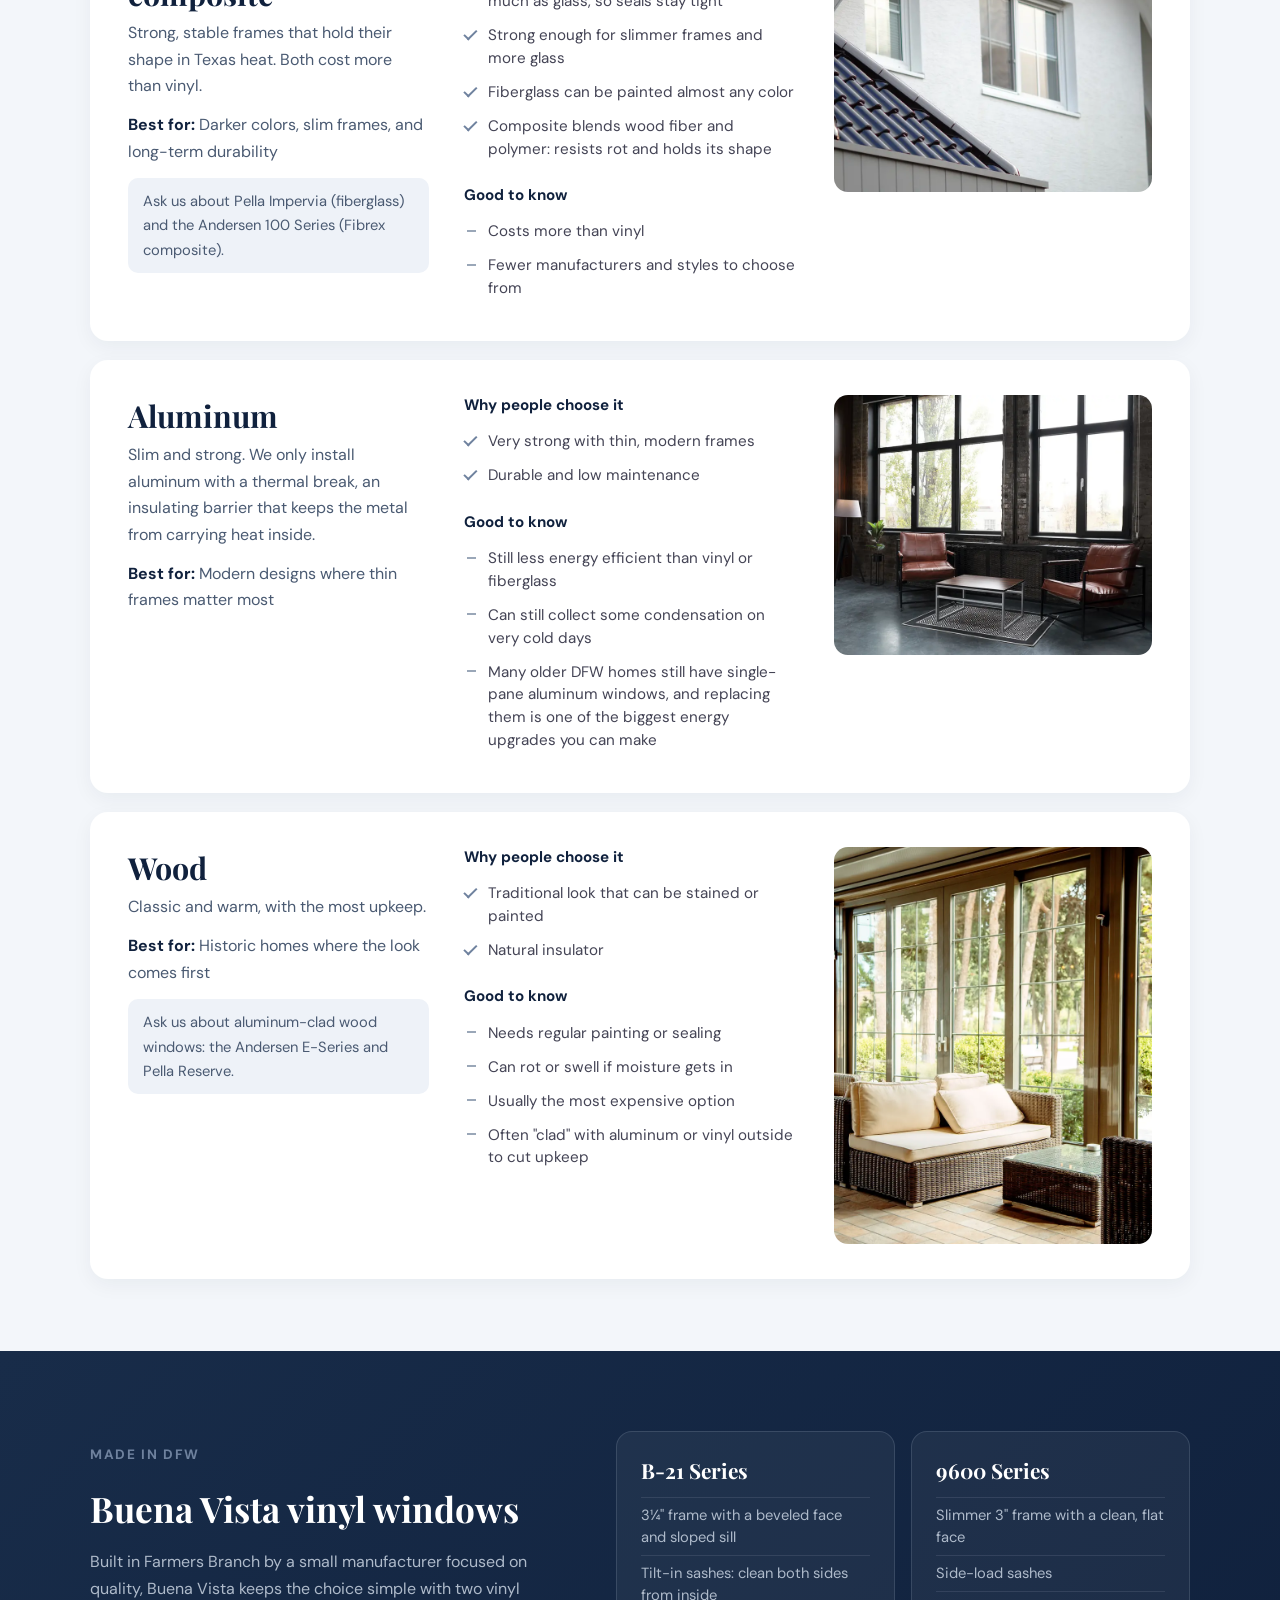
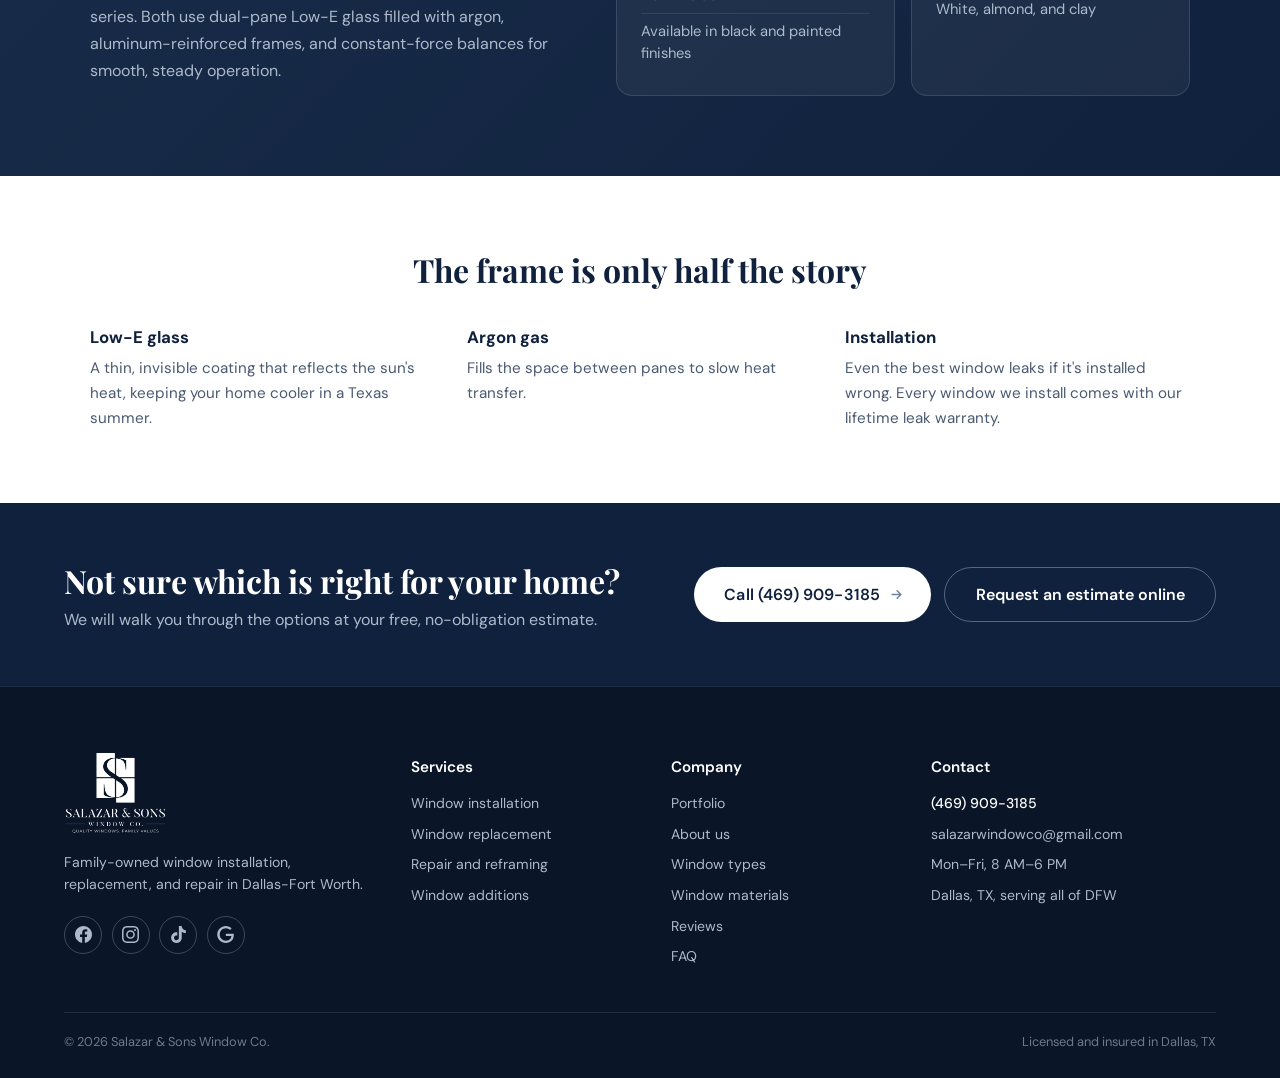
<file: window-materials.html>
<!DOCTYPE html>
<html lang="en">
<head>
<meta charset="UTF-8">
<!-- Google Analytics -->
<script async src="https://www.googletagmanager.com/gtag/js?id=G-TEPP27488B"></script>
<script>
  window.dataLayer = window.dataLayer || [];
  function gtag(){dataLayer.push(arguments);}
  // Only record visits to the live site (Analytics and Meta Pixel), not local previews
  if (location.hostname.endsWith('salazarandsonswindow.com')) {
    gtag('js', new Date());
    gtag('config', 'G-TEPP27488B');
    // Meta Pixel
    !function(f,b,e,v,n,t,s){if(f.fbq)return;n=f.fbq=function(){n.callMethod?
    n.callMethod.apply(n,arguments):n.queue.push(arguments)};if(!f._fbq)f._fbq=n;
    n.push=n;n.loaded=!0;n.version='2.0';n.queue=[];t=b.createElement(e);t.async=!0;
    t.src=v;s=b.getElementsByTagName(e)[0];s.parentNode.insertBefore(t,s)}(window,
    document,'script','https://connect.facebook.net/en_US/fbevents.js');
    fbq('init', '1666609791859335');
    fbq('track', 'PageView');
  }
  // Count estimate requests and phone taps as leads
  document.addEventListener('submit', function (e) {
    if (!e.target.matches('form[action*="formsubmit.co"]')) return;
    gtag('event', 'generate_lead', { form_name: e.target.className });
    if (window.fbq) fbq('track', 'Lead');
  });
  document.addEventListener('click', function (e) {
    var link = e.target.closest('a[href^="tel:"]');
    if (!link || e.defaultPrevented) return;
    gtag('event', 'click_to_call', { link_text: link.innerText.trim() });
    if (window.fbq) fbq('track', 'Contact');
  });
</script>
<meta name="viewport" content="width=device-width, initial-scale=1.0">
<title>Window Materials: Vinyl, Fiberglass, Wood | Salazar &amp; Sons</title>
<link rel="canonical" href="https://salazarandsonswindow.com/window-materials.html">
<meta name="description" content="Compare vinyl, fiberglass, aluminum, wood, and composite windows: efficiency, upkeep, cost, and how each holds up in Texas heat. Free estimates in DFW.">
<meta name="robots" content="index, follow, max-image-preview:large, max-snippet:-1">

<!-- Open Graph -->
<meta property="og:type" content="website">
<meta property="og:site_name" content="Salazar &amp; Sons Window Co.">
<meta property="og:locale" content="en_US">
<meta property="og:url" content="https://salazarandsonswindow.com/window-materials.html">
<meta property="og:title" content="Window Materials: Vinyl, Fiberglass, Wood | Salazar &amp; Sons">
<meta property="og:description" content="Compare vinyl, fiberglass, aluminum, wood, and composite windows: efficiency, upkeep, cost, and how each holds up in Texas heat. Free estimates in DFW.">
<meta property="og:image" content="https://salazarandsonswindow.com/images/og-image.jpg">
<meta property="og:image:width" content="1200">
<meta property="og:image:height" content="630">
<meta property="og:image:alt" content="Window replacement by Salazar &amp; Sons Window Co. in Dallas-Fort Worth">

<!-- Twitter Card -->
<meta name="twitter:card" content="summary_large_image">
<meta name="twitter:image" content="https://salazarandsonswindow.com/images/og-image.jpg">
<meta name="twitter:title" content="Window Materials: Vinyl, Fiberglass, Wood | Salazar &amp; Sons">
<meta name="twitter:description" content="Compare vinyl, fiberglass, aluminum, wood, and composite windows: efficiency, upkeep, cost, and how each holds up in Texas heat. Free estimates in DFW.">

<!-- Favicon (moved from body) -->
<link rel="icon" href="images/favicon.ico" sizes="48x48">
<link rel="icon" type="image/svg+xml" href="images/favicon.svg">
<link rel="icon" type="image/png" sizes="192x192" href="images/favicon-192.png">
<link rel="apple-touch-icon" href="images/apple-touch-icon.png">
<meta name="theme-color" content="#0a1a2f">
<link rel="preconnect" href="https://fonts.googleapis.com">
<link rel="preconnect" href="https://fonts.gstatic.com" crossorigin>

<script type="application/ld+json">
{"@context":"https://schema.org","@type":"BreadcrumbList","itemListElement":[{"@type":"ListItem","position":1,"name":"Home","item":"https://salazarandsonswindow.com/"},{"@type":"ListItem","position":2,"name":"Window Materials Guide","item":"https://salazarandsonswindow.com/window-materials.html"}]}
</script>
<link href="https://fonts.googleapis.com/css2?family=Playfair+Display:wght@400;700;900&family=DM+Sans:wght@300;400;500&display=swap" rel="stylesheet">
<link rel="stylesheet" href="styles.css?v=9">
</head>
<body>

<!-- NAV -->
<nav>
  <a href="index.html"><img width="620" height="800" src="images/icon.png" loading="eager" alt="Salazar & Sons Window Co." class="nav-logo-img"></a>
    <ul class="nav-links" id="navLinks">
    <li><a href="index.html#services">Services</a></li>
    <li><a href="index.html#why">Why Us</a></li>
    <li><a href="index.html#process">Process</a></li>
    <li><a href="portfolio.html">Portfolio</a></li>
    <li class="nav-drop">
      <button type="button" class="nav-drop-btn" aria-expanded="false" aria-controls="guideMenu">Window Guide<svg viewBox="0 0 10 10" aria-hidden="true"><path d="M1 3l4 4 4-4" stroke="currentColor" stroke-width="1.6" fill="none"/></svg></button>
      <ul class="nav-sub" id="guideMenu">
        <li><a href="window-types.html"><strong>Window Types</strong><span>How each window opens</span></a></li>
        <li><a href="window-materials.html"><strong>Window Materials</strong><span>Vinyl, fiberglass, aluminum, and wood</span></a></li>
      </ul>
    </li>
    <li><a href="about.html">About Us</a></li>
    <li><a href="index.html#reviews">Reviews</a></li>
    <li><a href="index.html#faq">FAQ</a></li>
    <li class="menu-cta">
      <a href="tel:+14699093185" class="btn-primary">Call (469) 909-3185</a>
      <button type="button" class="btn-secondary" onclick="toggleNavMenu(); openEstimateModal();">Get a free estimate</button>
      <span>Mon–Fri, 8 AM–6 PM · Serving all of DFW</span>
    </li>
  </ul>
  <div style="display:flex;align-items:center;gap:1.5rem;">
    <a href="tel:+14699093185" class="nav-phone" style="display:inline-flex;align-items:center;gap:0.4rem;color:var(--navy);text-decoration:none;font-weight:600;font-size:0.95rem;letter-spacing:0.02em;transition:color 0.3s;" onmouseover="this.style.color='var(--steel)'" onmouseout="this.style.color='var(--navy)'">
      <svg width="16" height="16" viewBox="0 0 24 24" fill="currentColor" style="flex-shrink:0;"><path d="M6.62 10.79a15.05 15.05 0 0 0 6.59 6.59l2.2-2.2a1 1 0 0 1 1.01-.24 11.36 11.36 0 0 0 3.57.57 1 1 0 0 1 1 1V20a1 1 0 0 1-1 1C10.4 21 3 13.6 3 4.5a1 1 0 0 1 1-1h3.5a1 1 0 0 1 1 1 11.36 11.36 0 0 0 .57 3.57 1 1 0 0 1-.25 1.01l-2.2 2.2z"/></svg>
      (469) 909-3185
    </a>
    <button class="nav-cta" onclick="openEstimateModal()">
  Free Estimate
</button>
    <button class="nav-toggle" id="navToggle" onclick="toggleNavMenu()" aria-label="Toggle menu" aria-expanded="false" aria-controls="navLinks">
      <span></span><span></span><span></span>
    </button>
  </div>
</nav>

<!-- PAGE HEADER -->
<section class="about-head">
  <div>
    <div class="section-tag">Window Guide</div>
    <h1>Window Materials</h1>
  </div>
  <p>Vinyl, fiberglass, aluminum, wood, and composite: how they compare, and how to choose for a Texas home.</p>
  <div class="guide-tabs" aria-label="Window Guide pages"><a href="window-types.html">Window Types</a><a href="window-materials.html" aria-current="page">Window Materials</a></div>
</section>

<!-- MATERIALS -->
<section class="mat">
  <div class="mat-inner">
    <div class="mat-intro">
      <h2>At a glance</h2>
      <p>How the common window materials compare.</p>
    </div>
    <div class="mt-wrap">
      <table class="mt">
        <thead><tr><th><span class="sr-only">Feature</span></th><th scope="col">Vinyl</th><th scope="col">Fiberglass &amp; composite</th><th scope="col">Aluminum (thermal break)</th><th scope="col">Wood</th></tr></thead>
        <tbody>
          <tr><th scope="row">Energy efficiency</th><td>Very good</td><td>Excellent</td><td>Good</td><td>Very good</td></tr>
          <tr><th scope="row">Maintenance</th><td>Very low</td><td>Low</td><td>Low</td><td>High</td></tr>
          <tr><th scope="row">Color options</th><td>Limited</td><td>Paintable</td><td>Wide</td><td>Unlimited</td></tr>
          <tr><th scope="row">Holds up to Texas heat</th><td>Good*</td><td>Excellent</td><td>Excellent</td><td>Fair</td></tr>
          <tr><th scope="row">Cost</th><td><span class="sr-only">1 of 3</span><span class="cost" aria-hidden="true">$<span class="cost-off">$$</span></span></td><td><span class="sr-only">2 of 3</span><span class="cost" aria-hidden="true">$$<span class="cost-off">$</span></span></td><td><span class="sr-only">2 of 3</span><span class="cost" aria-hidden="true">$$<span class="cost-off">$</span></span></td><td><span class="sr-only">3 of 3</span><span class="cost" aria-hidden="true">$$$<span class="cost-off"></span></span></td></tr>
        </tbody>
      </table>
    </div>
    <div class="mt-cards">
      <div class="mt-card">
        <h3>Vinyl</h3>
        <dl>
          <div><dt>Energy efficiency</dt><dd>Very good</dd></div>
          <div><dt>Maintenance</dt><dd>Very low</dd></div>
          <div><dt>Color options</dt><dd>Limited</dd></div>
          <div><dt>Holds up to Texas heat</dt><dd>Good*</dd></div>
          <div><dt>Cost</dt><dd><span class="sr-only">1 of 3</span><span class="cost" aria-hidden="true">$<span class="cost-off">$$</span></span></dd></div>
        </dl>
      </div>
      <div class="mt-card">
        <h3>Fiberglass &amp; composite</h3>
        <dl>
          <div><dt>Energy efficiency</dt><dd>Excellent</dd></div>
          <div><dt>Maintenance</dt><dd>Low</dd></div>
          <div><dt>Color options</dt><dd>Paintable</dd></div>
          <div><dt>Holds up to Texas heat</dt><dd>Excellent</dd></div>
          <div><dt>Cost</dt><dd><span class="sr-only">2 of 3</span><span class="cost" aria-hidden="true">$$<span class="cost-off">$</span></span></dd></div>
        </dl>
      </div>
      <div class="mt-card">
        <h3>Aluminum (thermal break)</h3>
        <dl>
          <div><dt>Energy efficiency</dt><dd>Good</dd></div>
          <div><dt>Maintenance</dt><dd>Low</dd></div>
          <div><dt>Color options</dt><dd>Wide</dd></div>
          <div><dt>Holds up to Texas heat</dt><dd>Excellent</dd></div>
          <div><dt>Cost</dt><dd><span class="sr-only">2 of 3</span><span class="cost" aria-hidden="true">$$<span class="cost-off">$</span></span></dd></div>
        </dl>
      </div>
      <div class="mt-card">
        <h3>Wood</h3>
        <dl>
          <div><dt>Energy efficiency</dt><dd>Very good</dd></div>
          <div><dt>Maintenance</dt><dd>High</dd></div>
          <div><dt>Color options</dt><dd>Unlimited</dd></div>
          <div><dt>Holds up to Texas heat</dt><dd>Fair</dd></div>
          <div><dt>Cost</dt><dd><span class="sr-only">3 of 3</span><span class="cost" aria-hidden="true">$$$<span class="cost-off"></span></span></dd></div>
        </dl>
      </div>
    </div>
    <p class="mt-note">* Quality vinyl with reinforced, welded frames. Cost compares materials for the same window; your estimate depends on size and type.</p>
    <div class="m-list">
    <article class="m-item has-photo" id="vinyl">
      <div class="m-intro">
        <span class="m-badge">Most popular in DFW</span>
        <h2>Vinyl</h2>
        <p>Low maintenance and energy efficient, which is why most homeowners choose it.</p>
        <p class="m-best"><strong>Best for:</strong> Most homes, and replacing old aluminum windows</p>
      </div>
      <div class="m-lists">
        <div>
          <h3>Why people choose it</h3>
          <ul class="m-pros">
            <li>Never needs painting or sealing</li>
            <li>Hollow, chambered frames insulate well</li>
            <li>Won't rot, swell, or rust</li>
            <li>Strong performance for the cost</li>
          </ul>
        </div>
        <div>
          <h3>Good to know</h3>
          <ul class="m-cons">
            <li>Quality varies a lot: cheap vinyl can warp or fade in Texas sun</li>
            <li>Look for welded corners and reinforced frames</li>
            <li>Fewer colors (white, almond, clay; some lines offer black)</li>
          </ul>
        </div>
      </div>
      <figure class="m-photo">
        <img src="images/materials/vinyl.webp" width="720" height="960" loading="lazy" alt="White vinyl double-hung window installed in a brick home by Salazar &amp; Sons">
        <figcaption>One of our vinyl installs, Fort Worth</figcaption>
      </figure>
    </article>
    <article class="m-item has-photo" id="fiberglass">
      <div class="m-intro">
        <h2>Fiberglass &amp; composite</h2>
        <p>Strong, stable frames that hold their shape in Texas heat. Both cost more than vinyl.</p>
        <p class="m-best"><strong>Best for:</strong> Darker colors, slim frames, and long-term durability</p>
        <p class="m-brands">Ask us about Pella Impervia (fiberglass) and the Andersen 100 Series (Fibrex composite).</p>
      </div>
      <div class="m-lists">
        <div>
          <h3>Why people choose it</h3>
          <ul class="m-pros">
            <li>Fiberglass expands and contracts about as much as glass, so seals stay tight</li>
            <li>Strong enough for slimmer frames and more glass</li>
            <li>Fiberglass can be painted almost any color</li>
            <li>Composite blends wood fiber and polymer: resists rot and holds its shape</li>
          </ul>
        </div>
        <div>
          <h3>Good to know</h3>
          <ul class="m-cons">
            <li>Costs more than vinyl</li>
            <li>Fewer manufacturers and styles to choose from</li>
          </ul>
        </div>
      </div>
      <figure class="m-photo">
        <img src="images/materials/fiberglass.webp" width="960" height="640" loading="lazy" style="object-position: 62% 50%" alt="White fiberglass windows on a stucco home">
      </figure>
    </article>
    <article class="m-item has-photo" id="aluminum">
      <div class="m-intro">
        <h2>Aluminum</h2>
        <p>Slim and strong. We only install aluminum with a thermal break, an insulating barrier that keeps the metal from carrying heat inside.</p>
        <p class="m-best"><strong>Best for:</strong> Modern designs where thin frames matter most</p>
      </div>
      <div class="m-lists">
        <div>
          <h3>Why people choose it</h3>
          <ul class="m-pros">
            <li>Very strong with thin, modern frames</li>
            <li>Durable and low maintenance</li>
          </ul>
        </div>
        <div>
          <h3>Good to know</h3>
          <ul class="m-cons">
            <li>Still less energy efficient than vinyl or fiberglass</li>
            <li>Can still collect some condensation on very cold days</li>
            <li>Many older DFW homes still have single-pane aluminum windows, and replacing them is one of the biggest energy upgrades you can make</li>
          </ul>
        </div>
      </div>
      <figure class="m-photo">
        <img src="images/materials/aluminum.webp" width="960" height="640" loading="lazy" style="object-position: 30% 50%" alt="Black-framed aluminum windows in a brick loft">
      </figure>
    </article>
    <article class="m-item has-photo" id="wood">
      <div class="m-intro">
        <h2>Wood</h2>
        <p>Classic and warm, with the most upkeep.</p>
        <p class="m-best"><strong>Best for:</strong> Historic homes where the look comes first</p>
        <p class="m-brands">Ask us about aluminum-clad wood windows: the Andersen E-Series and Pella Reserve.</p>
      </div>
      <div class="m-lists">
        <div>
          <h3>Why people choose it</h3>
          <ul class="m-pros">
            <li>Traditional look that can be stained or painted</li>
            <li>Natural insulator</li>
          </ul>
        </div>
        <div>
          <h3>Good to know</h3>
          <ul class="m-cons">
            <li>Needs regular painting or sealing</li>
            <li>Can rot or swell if moisture gets in</li>
            <li>Usually the most expensive option</li>
            <li>Often "clad" with aluminum or vinyl outside to cut upkeep</li>
          </ul>
        </div>
      </div>
      <figure class="m-photo">
        <img src="images/materials/wood.webp" width="768" height="960" loading="lazy" style="object-position: 50% 50%" alt="Wood-framed glass doors and windows in a sunroom">
      </figure>
    </article>
    </div>
  </div>
</section>

<!-- BUENA VISTA -->
<section class="bv">
  <div class="bv-inner">
    <div class="bv-copy">
      <div class="section-tag">Made in DFW</div>
      <h2>Buena Vista vinyl windows</h2>
      <p>Built in Farmers Branch by a small manufacturer focused on quality, Buena Vista keeps the choice simple with two vinyl series. Both use dual-pane Low-E glass filled with argon, aluminum-reinforced frames, and constant-force balances for smooth, steady operation.</p>
    </div>
    <div class="bv-series">
      <div class="bv-card">
        <h3>B-21 Series</h3>
        <ul>
          <li>3&#188;" frame with a beveled face and sloped sill</li>
          <li>Tilt-in sashes: clean both sides from inside</li>
          <li>Available in black and painted finishes</li>
        </ul>
      </div>
      <div class="bv-card">
        <h3>9600 Series</h3>
        <ul>
          <li>Slimmer 3" frame with a clean, flat face</li>
          <li>Side-load sashes</li>
          <li>White, almond, and clay</li>
        </ul>
      </div>
    </div>
  </div>
</section>

<!-- GLASS AND INSTALLATION -->
<section class="glass-note">
  <h2>The frame is only half the story</h2>
  <div class="glass-grid">
    <div><h3>Low-E glass</h3><p>A thin, invisible coating that reflects the sun's heat, keeping your home cooler in a Texas summer.</p></div>
    <div><h3>Argon gas</h3><p>Fills the space between panes to slow heat transfer.</p></div>
    <div><h3>Installation</h3><p>Even the best window leaks if it's installed wrong. Every window we install comes with our lifetime leak warranty.</p></div>
  </div>
</section>

<!-- CTA -->
<section class="portfolio-cta">
  <div>
    <h2>Not sure which is right for your home?</h2>
    <p>We will walk you through the options at your free, no-obligation estimate.</p>
  </div>
  <div class="portfolio-cta-buttons">
    <a href="tel:+14699093185" class="btn-primary">Call (469) 909-3185</a>
    <button type="button" class="btn-ghost" onclick="openEstimateModal()">Request an estimate online</button>
  </div>
</section>

<!-- FOOTER -->
<footer>
  <div class="footer-cols">
    <div class="footer-brand">
      <img width="800" height="650" src="images/salazar-sons-logo-inv.png" loading="lazy" alt="Salazar &amp; Sons Window Co." class="footer-logo-img">
      <p>Family-owned window installation, replacement, and repair in Dallas-Fort Worth.</p>
    <div class="footer-social">
      <a href="https://www.facebook.com/salazarandsonswindow/" target="_blank" rel="noopener" aria-label="Facebook">
        <svg viewBox="0 0 24 24" xmlns="http://www.w3.org/2000/svg"><path d="M24 12.073C24 5.405 18.627 0 12 0S0 5.405 0 12.073C0 18.1 4.388 23.094 10.125 24v-8.437H7.078v-3.49h3.047V9.41c0-3.025 1.792-4.697 4.533-4.697 1.312 0 2.686.235 2.686.235v2.97h-1.513c-1.491 0-1.956.93-1.956 1.886v2.269h3.328l-.532 3.49h-2.796V24C19.612 23.094 24 18.1 24 12.073z"/></svg>
      </a>
      <a href="https://www.instagram.com/salazarsonswindow/" target="_blank" rel="noopener" aria-label="Instagram">
        <svg viewBox="0 0 24 24" xmlns="http://www.w3.org/2000/svg"><path d="M12 2.163c3.204 0 3.584.012 4.85.07 3.252.148 4.771 1.691 4.919 4.919.058 1.265.069 1.645.069 4.849 0 3.205-.012 3.584-.069 4.849-.149 3.225-1.664 4.771-4.919 4.919-1.266.058-1.644.07-4.85.07-3.204 0-3.584-.012-4.849-.07-3.26-.149-4.771-1.699-4.919-4.92-.058-1.265-.07-1.644-.07-4.849 0-3.204.013-3.583.07-4.849.149-3.227 1.664-4.771 4.919-4.919 1.266-.057 1.645-.069 4.849-.069zM12 0C8.741 0 8.333.014 7.053.072 2.695.272.273 2.69.073 7.052.014 8.333 0 8.741 0 12c0 3.259.014 3.668.072 4.948.2 4.358 2.618 6.78 6.98 6.98C8.333 23.986 8.741 24 12 24c3.259 0 3.668-.014 4.948-.072 4.354-.2 6.782-2.618 6.979-6.98.059-1.28.073-1.689.073-4.948 0-3.259-.014-3.667-.072-4.947-.196-4.354-2.617-6.78-6.979-6.98C15.668.014 15.259 0 12 0zm0 5.838a6.162 6.162 0 100 12.324 6.162 6.162 0 000-12.324zM12 16a4 4 0 110-8 4 4 0 010 8zm6.406-11.845a1.44 1.44 0 100 2.881 1.44 1.44 0 000-2.881z"/></svg>
      </a>
      <a href="https://www.tiktok.com/@salazarsons.window" target="_blank" rel="noopener" aria-label="TikTok">
        <svg viewBox="0 0 24 24" xmlns="http://www.w3.org/2000/svg"><path d="M12.525.02c1.31-.02 2.61-.01 3.91-.02.08 1.53.63 3.09 1.75 4.17 1.12 1.11 2.7 1.62 4.24 1.79v4.03c-1.44-.05-2.89-.35-4.2-.97-.57-.26-1.1-.59-1.62-.93-.01 2.92.01 5.84-.02 8.75-.08 1.4-.54 2.79-1.35 3.94-1.31 1.92-3.58 3.17-5.91 3.21-1.43.08-2.86-.31-4.08-1.03-2.02-1.19-3.44-3.37-3.65-5.71-.02-.5-.03-1-.01-1.49.18-1.9 1.12-3.72 2.58-4.96 1.66-1.44 3.98-2.13 6.15-1.72.02 1.48-.04 2.96-.04 4.44-.99-.32-2.15-.23-3.02.37-.63.41-1.11 1.04-1.36 1.75-.21.51-.15 1.07-.14 1.61.24 1.64 1.82 3.02 3.5 2.87 1.12-.01 2.19-.66 2.77-1.61.19-.33.4-.67.41-1.06.1-1.79.06-3.57.07-5.36.01-4.03-.01-8.05.02-12.07z"/></svg>
      </a>
      <a href="https://share.google/jhN7no9mpjALI7C3J" target="_blank" rel="noopener" aria-label="Google Business Profile">
        <svg viewBox="0 0 24 24" xmlns="http://www.w3.org/2000/svg"><path d="M12.48 10.92v3.28h7.84c-.24 1.84-.853 3.187-1.787 4.133-1.147 1.147-2.933 2.4-6.053 2.4-4.827 0-8.6-3.893-8.6-8.72s3.773-8.72 8.6-8.72c2.6 0 4.507 1.027 5.907 2.347l2.307-2.307C18.747 1.44 16.133 0 12.48 0 5.867 0 .307 5.387.307 12s5.56 12 12.173 12c3.573 0 6.267-1.173 8.373-3.36 2.16-2.16 2.84-5.213 2.84-7.667 0-.76-.053-1.467-.173-2.053H12.48z"/></svg>
      </a>
    </div>
    </div>
    <div class="footer-col">
      <h3>Services</h3>
      <ul>
        <li><a href="index.html#services">Window installation</a></li>
        <li><a href="index.html#services">Window replacement</a></li>
        <li><a href="index.html#services">Repair and reframing</a></li>
        <li><a href="index.html#services">Window additions</a></li>
      </ul>
    </div>
    <div class="footer-col">
      <h3>Company</h3>
      <ul>
        <li><a href="portfolio.html">Portfolio</a></li>
        <li><a href="about.html">About us</a></li>
        <li><a href="window-types.html">Window types</a></li>
        <li><a href="window-materials.html">Window materials</a></li>
        <li><a href="index.html#reviews">Reviews</a></li>
        <li><a href="index.html#faq">FAQ</a></li>
      </ul>
    </div>
    <div class="footer-col">
      <h3>Contact</h3>
      <ul>
        <li><a href="tel:+14699093185" class="footer-phone">(469) 909-3185</a></li>
        <li><a href="mailto:salazarwindowco@gmail.com">salazarwindowco@gmail.com</a></li>
        <li>Mon–Fri, 8 AM–6 PM</li>
        <li>Dallas, TX, serving all of DFW</li>
      </ul>
    </div>
  </div>
  <div class="footer-bottom">
    <span>© 2026 Salazar &amp; Sons Window Co.</span>
    <span>Licensed and insured in Dallas, TX</span>
  </div>
</footer>

<!-- Estimate Popup Modal -->
<div id="estimateModal" class="modal" role="dialog" aria-modal="true" aria-labelledby="estimateTitle">
  <div class="modal-content">
    
    <button type="button" class="close-btn" onclick="closeEstimateModal()" aria-label="Close">&times;</button>

    <h2 id="estimateTitle">Free Estimate</h2>
    <p>Fill out the form below and we’ll contact you shortly.</p>

    <form action="https://formsubmit.co/salazarwindowco@gmail.com" method="POST" class="estimate-form">

      <input type="hidden" name="_captcha" value="false">
      <input type="hidden" name="_subject" value="New Free Estimate Request">

      <input type="text" name="name" placeholder="Full Name" required>

      <input type="email" name="email" placeholder="Email Address" required>

      <input type="tel" name="phone" placeholder="Phone Number" required>

      <textarea name="message" rows="5" placeholder="Tell us about your project"></textarea>

      <button type="submit" class="btn-primary submit-btn">
        Submit Request
      </button>
    </form>

  </div>
</div>
<script>
  // Slim the nav once the page scrolls
  (function () {
    const nav = document.querySelector('nav');
    const update = () => nav.classList.toggle('scrolled', window.scrollY > 40);
    window.addEventListener('scroll', update, { passive: true });
    update();
  })();

  function openEstimateModal() {
    document.getElementById('estimateModal').style.display = 'flex';
  }

  function toggleNavMenu() {
    document.getElementById('navLinks').classList.toggle('active');
    const toggle = document.getElementById('navToggle');
    const isActive = document.getElementById('navLinks').classList.contains('active');
    toggle.classList.toggle('active');
    toggle.setAttribute('aria-expanded', isActive);
  }

  // Window Guide dropdown: opens on hover with CSS; click and Escape for touch and keyboard.
  (function() {
    var drop = document.querySelector('.nav-drop'), btn = drop.querySelector('.nav-drop-btn');
    function setOpen(open) { drop.classList.toggle('open', open); btn.setAttribute('aria-expanded', open); }
    btn.addEventListener('click', function(e) { e.stopPropagation(); setOpen(!drop.classList.contains('open')); });
    document.addEventListener('click', function(e) { if (!drop.contains(e.target)) setOpen(false); });
    document.addEventListener('keydown', function(e) { if (e.key === 'Escape' && drop.classList.contains('open')) { setOpen(false); btn.focus(); } });
  })();

  // Close the mobile menu when a nav link is tapped.
  document.querySelectorAll('.nav-links a').forEach(function(link) {
    link.addEventListener('click', function() {
      document.getElementById('navLinks').classList.remove('active');
      document.getElementById('navToggle').classList.remove('active');
      document.getElementById('navToggle').setAttribute('aria-expanded', 'false');
    });
  });

  function closeEstimateModal() {
    document.getElementById('estimateModal').style.display = 'none';
  }

  // Close the modal when clicking its backdrop.
  window.onclick = function(event) {
    const estimateModal = document.getElementById('estimateModal');
    if (event.target === estimateModal) closeEstimateModal();
  }

  // Allow the Escape key to close the popup.
  document.addEventListener('keydown', function(event) {
    if (event.key === 'Escape') {
      closeEstimateModal();
    }
  });
</script>
</body>
</html>
</file>
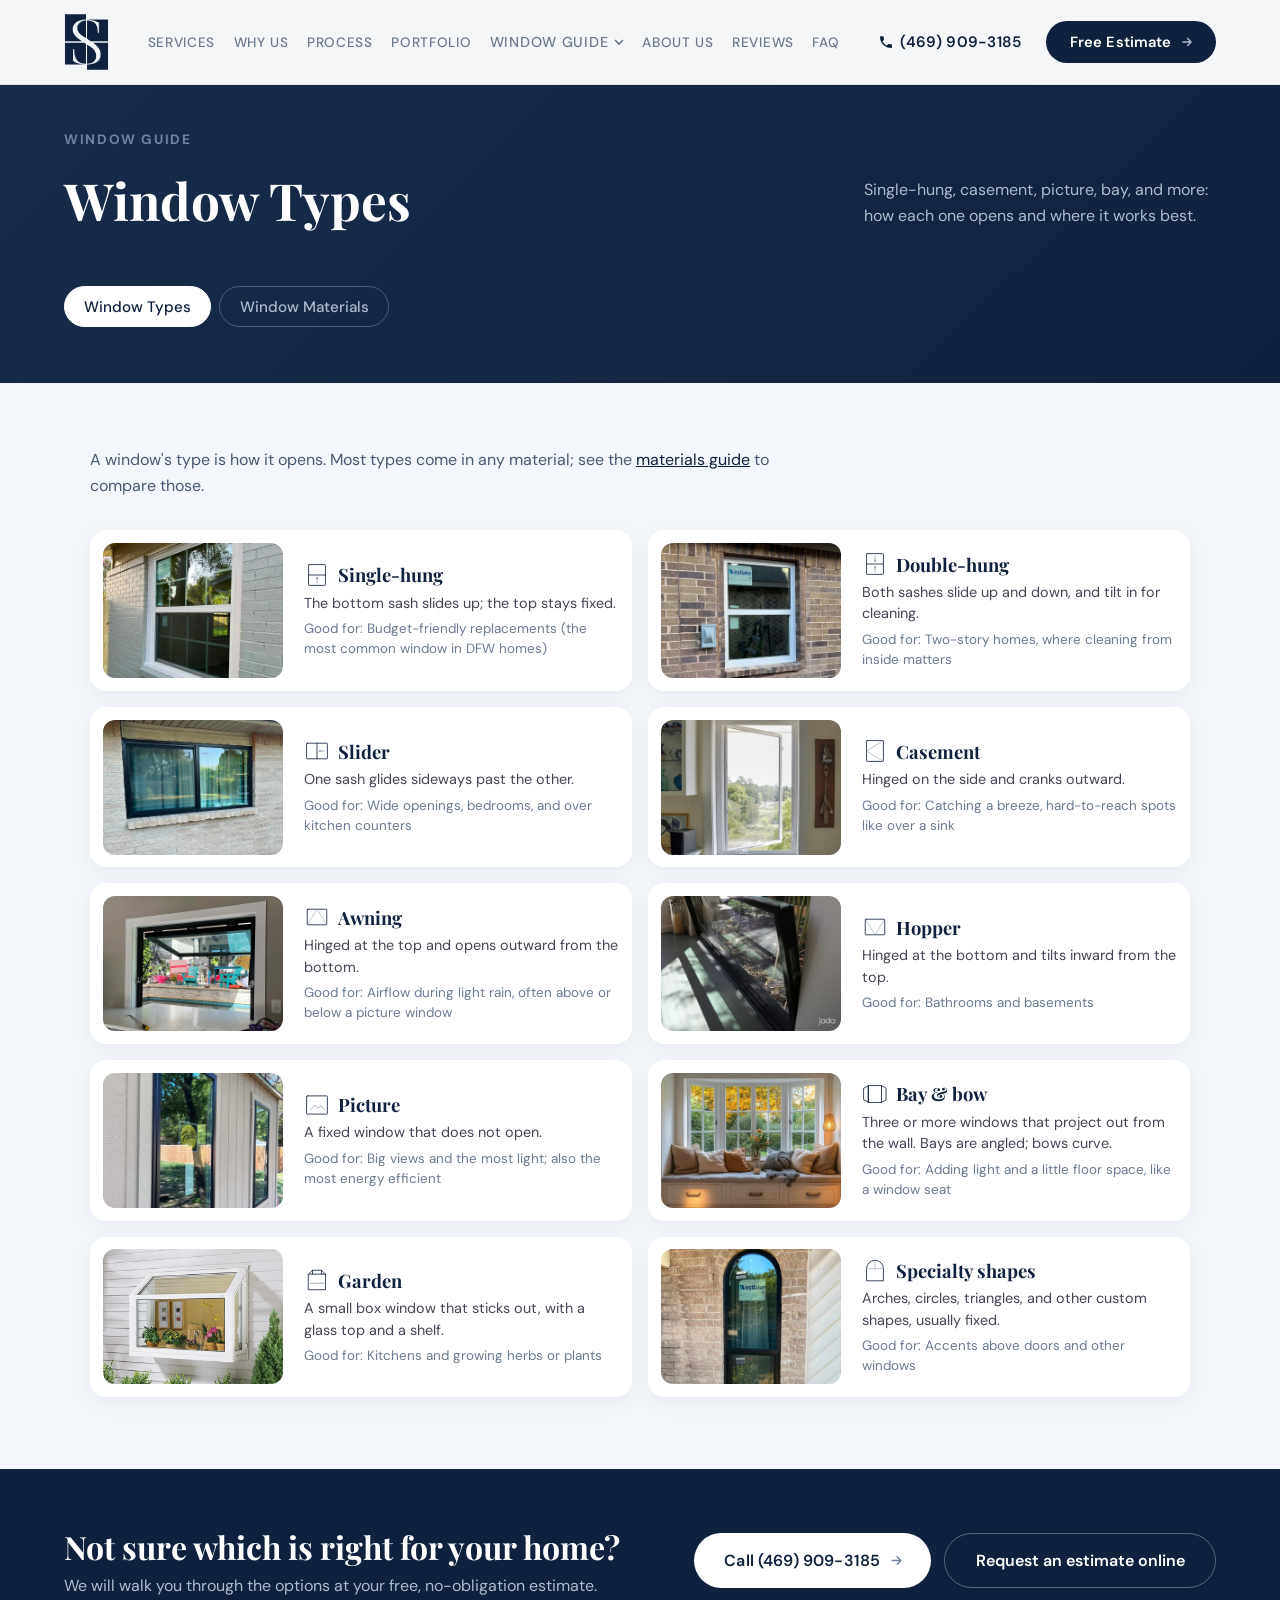
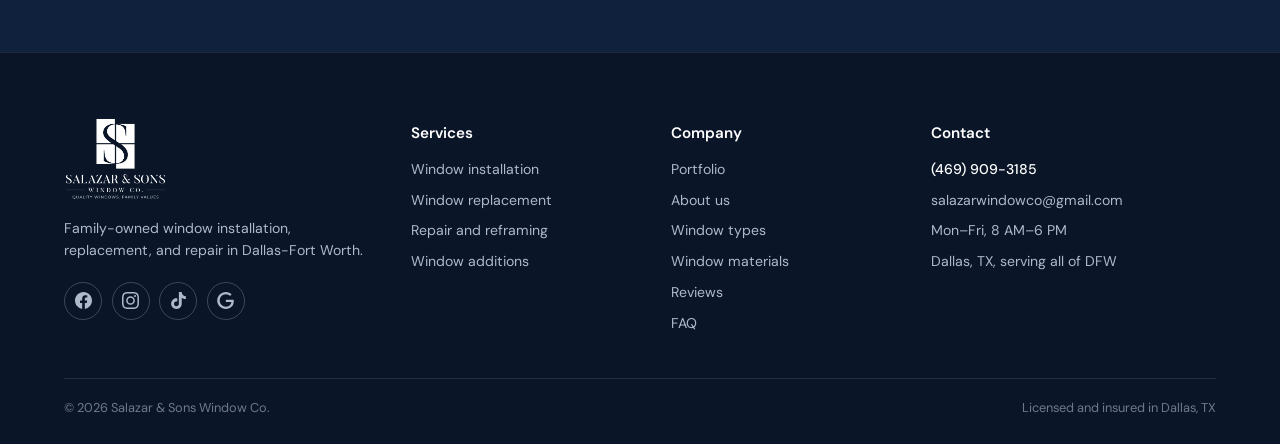
<file: window-types.html>
<!DOCTYPE html>
<html lang="en">
<head>
<meta charset="UTF-8">
<!-- Google Analytics -->
<script async src="https://www.googletagmanager.com/gtag/js?id=G-TEPP27488B"></script>
<script>
  window.dataLayer = window.dataLayer || [];
  function gtag(){dataLayer.push(arguments);}
  // Only record visits to the live site (Analytics and Meta Pixel), not local previews
  if (location.hostname.endsWith('salazarandsonswindow.com')) {
    gtag('js', new Date());
    gtag('config', 'G-TEPP27488B');
    // Meta Pixel
    !function(f,b,e,v,n,t,s){if(f.fbq)return;n=f.fbq=function(){n.callMethod?
    n.callMethod.apply(n,arguments):n.queue.push(arguments)};if(!f._fbq)f._fbq=n;
    n.push=n;n.loaded=!0;n.version='2.0';n.queue=[];t=b.createElement(e);t.async=!0;
    t.src=v;s=b.getElementsByTagName(e)[0];s.parentNode.insertBefore(t,s)}(window,
    document,'script','https://connect.facebook.net/en_US/fbevents.js');
    fbq('init', '1666609791859335');
    fbq('track', 'PageView');
  }
  // Count estimate requests and phone taps as leads
  document.addEventListener('submit', function (e) {
    if (!e.target.matches('form[action*="formsubmit.co"]')) return;
    gtag('event', 'generate_lead', { form_name: e.target.className });
    if (window.fbq) fbq('track', 'Lead');
  });
  document.addEventListener('click', function (e) {
    var link = e.target.closest('a[href^="tel:"]');
    if (!link || e.defaultPrevented) return;
    gtag('event', 'click_to_call', { link_text: link.innerText.trim() });
    if (window.fbq) fbq('track', 'Contact');
  });
</script>
<meta name="viewport" content="width=device-width, initial-scale=1.0">
<title>Window Types: Single-Hung, Casement &amp; More | Salazar &amp; Sons</title>
<link rel="canonical" href="https://salazarandsonswindow.com/window-types.html">
<meta name="description" content="Single-hung, double-hung, slider, casement, awning, picture, bay, and more: how each window type opens and where it works best. Free estimates in DFW.">
<meta name="robots" content="index, follow, max-image-preview:large, max-snippet:-1">

<!-- Open Graph -->
<meta property="og:type" content="website">
<meta property="og:site_name" content="Salazar &amp; Sons Window Co.">
<meta property="og:locale" content="en_US">
<meta property="og:url" content="https://salazarandsonswindow.com/window-types.html">
<meta property="og:title" content="Window Types: Single-Hung, Casement &amp; More | Salazar &amp; Sons">
<meta property="og:description" content="Single-hung, double-hung, slider, casement, awning, picture, bay, and more: how each window type opens and where it works best. Free estimates in DFW.">
<meta property="og:image" content="https://salazarandsonswindow.com/images/og-image.jpg">
<meta property="og:image:width" content="1200">
<meta property="og:image:height" content="630">
<meta property="og:image:alt" content="Window replacement by Salazar &amp; Sons Window Co. in Dallas-Fort Worth">

<!-- Twitter Card -->
<meta name="twitter:card" content="summary_large_image">
<meta name="twitter:image" content="https://salazarandsonswindow.com/images/og-image.jpg">
<meta name="twitter:title" content="Window Types: Single-Hung, Casement &amp; More | Salazar &amp; Sons">
<meta name="twitter:description" content="Single-hung, double-hung, slider, casement, awning, picture, bay, and more: how each window type opens and where it works best. Free estimates in DFW.">

<!-- Favicon (moved from body) -->
<link rel="icon" href="images/favicon.ico" sizes="48x48">
<link rel="icon" type="image/svg+xml" href="images/favicon.svg">
<link rel="icon" type="image/png" sizes="192x192" href="images/favicon-192.png">
<link rel="apple-touch-icon" href="images/apple-touch-icon.png">
<meta name="theme-color" content="#0a1a2f">
<link rel="preconnect" href="https://fonts.googleapis.com">
<link rel="preconnect" href="https://fonts.gstatic.com" crossorigin>

<script type="application/ld+json">
{"@context":"https://schema.org","@type":"BreadcrumbList","itemListElement":[{"@type":"ListItem","position":1,"name":"Home","item":"https://salazarandsonswindow.com/"},{"@type":"ListItem","position":2,"name":"Window Types Guide","item":"https://salazarandsonswindow.com/window-types.html"}]}
</script>
<link href="https://fonts.googleapis.com/css2?family=Playfair+Display:wght@400;700;900&family=DM+Sans:wght@300;400;500&display=swap" rel="stylesheet">
<link rel="stylesheet" href="styles.css?v=9">
</head>
<body>

<!-- NAV -->
<nav>
  <a href="index.html"><img width="620" height="800" src="images/icon.png" loading="eager" alt="Salazar & Sons Window Co." class="nav-logo-img"></a>
    <ul class="nav-links" id="navLinks">
    <li><a href="index.html#services">Services</a></li>
    <li><a href="index.html#why">Why Us</a></li>
    <li><a href="index.html#process">Process</a></li>
    <li><a href="portfolio.html">Portfolio</a></li>
    <li class="nav-drop">
      <button type="button" class="nav-drop-btn" aria-expanded="false" aria-controls="guideMenu">Window Guide<svg viewBox="0 0 10 10" aria-hidden="true"><path d="M1 3l4 4 4-4" stroke="currentColor" stroke-width="1.6" fill="none"/></svg></button>
      <ul class="nav-sub" id="guideMenu">
        <li><a href="window-types.html"><strong>Window Types</strong><span>How each window opens</span></a></li>
        <li><a href="window-materials.html"><strong>Window Materials</strong><span>Vinyl, fiberglass, aluminum, and wood</span></a></li>
      </ul>
    </li>
    <li><a href="about.html">About Us</a></li>
    <li><a href="index.html#reviews">Reviews</a></li>
    <li><a href="index.html#faq">FAQ</a></li>
    <li class="menu-cta">
      <a href="tel:+14699093185" class="btn-primary">Call (469) 909-3185</a>
      <button type="button" class="btn-secondary" onclick="toggleNavMenu(); openEstimateModal();">Get a free estimate</button>
      <span>Mon–Fri, 8 AM–6 PM · Serving all of DFW</span>
    </li>
  </ul>
  <div style="display:flex;align-items:center;gap:1.5rem;">
    <a href="tel:+14699093185" class="nav-phone" style="display:inline-flex;align-items:center;gap:0.4rem;color:var(--navy);text-decoration:none;font-weight:600;font-size:0.95rem;letter-spacing:0.02em;transition:color 0.3s;" onmouseover="this.style.color='var(--steel)'" onmouseout="this.style.color='var(--navy)'">
      <svg width="16" height="16" viewBox="0 0 24 24" fill="currentColor" style="flex-shrink:0;"><path d="M6.62 10.79a15.05 15.05 0 0 0 6.59 6.59l2.2-2.2a1 1 0 0 1 1.01-.24 11.36 11.36 0 0 0 3.57.57 1 1 0 0 1 1 1V20a1 1 0 0 1-1 1C10.4 21 3 13.6 3 4.5a1 1 0 0 1 1-1h3.5a1 1 0 0 1 1 1 11.36 11.36 0 0 0 .57 3.57 1 1 0 0 1-.25 1.01l-2.2 2.2z"/></svg>
      (469) 909-3185
    </a>
    <button class="nav-cta" onclick="openEstimateModal()">
  Free Estimate
</button>
    <button class="nav-toggle" id="navToggle" onclick="toggleNavMenu()" aria-label="Toggle menu" aria-expanded="false" aria-controls="navLinks">
      <span></span><span></span><span></span>
    </button>
  </div>
</nav>

<!-- PAGE HEADER -->
<section class="about-head">
  <div>
    <div class="section-tag">Window Guide</div>
    <h1>Window Types</h1>
  </div>
  <p>Single-hung, casement, picture, bay, and more: how each one opens and where it works best.</p>
  <div class="guide-tabs" aria-label="Window Guide pages"><a href="window-types.html" aria-current="page">Window Types</a><a href="window-materials.html">Window Materials</a></div>
</section>

<!-- WINDOW TYPES -->
<section class="wt">
  <div class="wt-inner">
    <p class="wt-intro">A window's type is how it opens. Most types come in any material; see the <a href="window-materials.html">materials guide</a> to compare those.</p>
    <div class="wt-rows">
    <article class="wt-row" id="single-hung">
      <div class="wt-media"><img src="images/types/single-hung.webp" width="800" height="600" loading="lazy" alt="Grid single-hung window installed in a brick home"></div>
      <div>
        <h3><svg class="wt-icon" viewBox="0 0 80 80" aria-hidden="true" xmlns="http://www.w3.org/2000/svg" fill="none" stroke-linecap="round" stroke-linejoin="round"><rect x="14" y="8" width="52" height="64" rx="2" stroke="#10213d" stroke-width="2.5"/><path d="M14 40h52" stroke="#10213d" stroke-width="2.5"/><path d="M40 64L40 47M42.4 51.4L40 47L37.6 51.4" stroke="#6f829e" stroke-width="2"/></svg>Single-hung</h3>
        <p>The bottom sash slides up; the top stays fixed.</p>
        <p class="wt-good">Good for: Budget-friendly replacements (the most common window in DFW homes)</p>
      </div>
    </article>
    <article class="wt-row" id="double-hung">
      <div class="wt-media"><img src="images/types/double-hung.webp" width="800" height="600" loading="lazy" alt="White double-hung window installed in a brick wall"></div>
      <div>
        <h3><svg class="wt-icon" viewBox="0 0 80 80" aria-hidden="true" xmlns="http://www.w3.org/2000/svg" fill="none" stroke-linecap="round" stroke-linejoin="round"><rect x="14" y="8" width="52" height="64" rx="2" stroke="#10213d" stroke-width="2.5"/><path d="M14 40h52" stroke="#10213d" stroke-width="2.5"/><path d="M40 64L40 47M42.4 51.4L40 47L37.6 51.4" stroke="#6f829e" stroke-width="2"/><path d="M40 16L40 33M37.6 28.6L40 33L42.4 28.6" stroke="#6f829e" stroke-width="2"/></svg>Double-hung</h3>
        <p>Both sashes slide up and down, and tilt in for cleaning.</p>
        <p class="wt-good">Good for: Two-story homes, where cleaning from inside matters</p>
      </div>
    </article>
    <article class="wt-row" id="slider">
      <div class="wt-media"><img src="images/types/slider.webp" width="800" height="600" loading="lazy" alt="Black-framed sliding window installed in a brick home"></div>
      <div>
        <h3><svg class="wt-icon" viewBox="0 0 80 80" aria-hidden="true" xmlns="http://www.w3.org/2000/svg" fill="none" stroke-linecap="round" stroke-linejoin="round"><rect x="8" y="16" width="64" height="48" rx="2" stroke="#10213d" stroke-width="2.5"/><path d="M40 16v48" stroke="#10213d" stroke-width="2.5"/><path d="M62 40L47 40M51.4 37.6L47 40L51.4 42.4" stroke="#6f829e" stroke-width="2"/></svg>Slider</h3>
        <p>One sash glides sideways past the other.</p>
        <p class="wt-good">Good for: Wide openings, bedrooms, and over kitchen counters</p>
      </div>
    </article>
    <article class="wt-row" id="casement">
      <div class="wt-media"><img src="images/types/casement.webp" width="800" height="600" loading="lazy" alt="White casement window cranked open"></div>
      <div>
        <h3><svg class="wt-icon" viewBox="0 0 80 80" aria-hidden="true" xmlns="http://www.w3.org/2000/svg" fill="none" stroke-linecap="round" stroke-linejoin="round"><rect x="14" y="8" width="52" height="64" rx="2" stroke="#10213d" stroke-width="2.5"/><path d="M66 8L14 40L66 72" stroke="#6f829e" stroke-width="1.5" stroke-dasharray="3 3"/></svg>Casement</h3>
        <p>Hinged on the side and cranks outward.</p>
        <p class="wt-good">Good for: Catching a breeze, hard-to-reach spots like over a sink</p>
      </div>
    </article>
    <article class="wt-row" id="awning">
      <div class="wt-media"><img src="images/types/awning.webp" width="800" height="600" loading="lazy" alt="Gas-strut awning window propped open over a kitchen counter, Dallas"></div>
      <div>
        <h3><svg class="wt-icon" viewBox="0 0 80 80" aria-hidden="true" xmlns="http://www.w3.org/2000/svg" fill="none" stroke-linecap="round" stroke-linejoin="round"><rect x="10" y="16" width="60" height="48" rx="2" stroke="#10213d" stroke-width="2.5"/><path d="M10 64L40 16L70 64" stroke="#6f829e" stroke-width="1.5" stroke-dasharray="3 3"/></svg>Awning</h3>
        <p>Hinged at the top and opens outward from the bottom.</p>
        <p class="wt-good">Good for: Airflow during light rain, often above or below a picture window</p>
      </div>
    </article>
    <article class="wt-row" id="hopper">
      <div class="wt-media"><img src="images/types/hopper.webp" width="800" height="600" loading="lazy" alt="Black hopper window tilted open at the top"></div>
      <div>
        <h3><svg class="wt-icon" viewBox="0 0 80 80" aria-hidden="true" xmlns="http://www.w3.org/2000/svg" fill="none" stroke-linecap="round" stroke-linejoin="round"><rect x="10" y="16" width="60" height="48" rx="2" stroke="#10213d" stroke-width="2.5"/><path d="M10 16L40 64L70 16" stroke="#6f829e" stroke-width="1.5" stroke-dasharray="3 3"/></svg>Hopper</h3>
        <p>Hinged at the bottom and tilts inward from the top.</p>
        <p class="wt-good">Good for: Bathrooms and basements</p>
      </div>
    </article>
    <article class="wt-row" id="picture">
      <div class="wt-media"><img src="images/types/picture-pella.webp" width="800" height="600" loading="lazy" alt="Black-framed Pella picture windows installed on a home with board siding"></div>
      <div>
        <h3><svg class="wt-icon" viewBox="0 0 80 80" aria-hidden="true" xmlns="http://www.w3.org/2000/svg" fill="none" stroke-linecap="round" stroke-linejoin="round"><rect x="8" y="12" width="64" height="56" rx="2" stroke="#10213d" stroke-width="2.5"/><path d="M20 56l14-16 10 10 8-8 12 14" stroke="#6f829e" stroke-width="1.8"/></svg>Picture</h3>
        <p>A fixed window that does not open.</p>
        <p class="wt-good">Good for: Big views and the most light; also the most energy efficient</p>
      </div>
    </article>
    <article class="wt-row" id="bay">
      <div class="wt-media"><img src="images/types/bay.webp" width="800" height="600" loading="lazy" alt="Bay window with a cushioned window seat"></div>
      <div>
        <h3><svg class="wt-icon" viewBox="0 0 80 80" aria-hidden="true" xmlns="http://www.w3.org/2000/svg" fill="none" stroke-linecap="round" stroke-linejoin="round"><path d="M6 22l14-8v52l-14-8z M20 14h40v52H20z M60 14l14 8v36l-14 8" stroke="#10213d" stroke-width="2.5"/></svg>Bay &amp; bow</h3>
        <p>Three or more windows that project out from the wall. Bays are angled; bows curve.</p>
        <p class="wt-good">Good for: Adding light and a little floor space, like a window seat</p>
      </div>
    </article>
    <article class="wt-row" id="garden">
      <div class="wt-media"><img src="images/types/garden.webp" width="600" height="450" loading="lazy" alt="White garden window with plants on the shelf"></div>
      <div>
        <h3><svg class="wt-icon" viewBox="0 0 80 80" aria-hidden="true" xmlns="http://www.w3.org/2000/svg" fill="none" stroke-linecap="round" stroke-linejoin="round"><path d="M14 22l12-12h28l12 12v48H14z M14 22h52 M26 10v12 M54 10v12" stroke="#10213d" stroke-width="2.5"/><path d="M20 50h40" stroke="#6f829e" stroke-width="2"/></svg>Garden</h3>
        <p>A small box window that sticks out, with a glass top and a shelf.</p>
        <p class="wt-good">Good for: Kitchens and growing herbs or plants</p>
      </div>
    </article>
    <article class="wt-row" id="shape">
      <div class="wt-media"><img src="images/types/shape.webp" width="800" height="600" loading="lazy" alt="Tall arched window installed beside a front door"></div>
      <div>
        <h3><svg class="wt-icon" viewBox="0 0 80 80" aria-hidden="true" xmlns="http://www.w3.org/2000/svg" fill="none" stroke-linecap="round" stroke-linejoin="round"><path d="M14 72V36a26 26 0 0 1 52 0v36z" stroke="#10213d" stroke-width="2.5"/><path d="M40 10v26M14 36h52" stroke="#6f829e" stroke-width="1.5"/></svg>Specialty shapes</h3>
        <p>Arches, circles, triangles, and other custom shapes, usually fixed.</p>
        <p class="wt-good">Good for: Accents above doors and other windows</p>
      </div>
    </article>
    </div>
  </div>
</section>

<!-- CTA -->
<section class="portfolio-cta">
  <div>
    <h2>Not sure which is right for your home?</h2>
    <p>We will walk you through the options at your free, no-obligation estimate.</p>
  </div>
  <div class="portfolio-cta-buttons">
    <a href="tel:+14699093185" class="btn-primary">Call (469) 909-3185</a>
    <button type="button" class="btn-ghost" onclick="openEstimateModal()">Request an estimate online</button>
  </div>
</section>

<!-- FOOTER -->
<footer>
  <div class="footer-cols">
    <div class="footer-brand">
      <img width="800" height="650" src="images/salazar-sons-logo-inv.png" loading="lazy" alt="Salazar &amp; Sons Window Co." class="footer-logo-img">
      <p>Family-owned window installation, replacement, and repair in Dallas-Fort Worth.</p>
    <div class="footer-social">
      <a href="https://www.facebook.com/salazarandsonswindow/" target="_blank" rel="noopener" aria-label="Facebook">
        <svg viewBox="0 0 24 24" xmlns="http://www.w3.org/2000/svg"><path d="M24 12.073C24 5.405 18.627 0 12 0S0 5.405 0 12.073C0 18.1 4.388 23.094 10.125 24v-8.437H7.078v-3.49h3.047V9.41c0-3.025 1.792-4.697 4.533-4.697 1.312 0 2.686.235 2.686.235v2.97h-1.513c-1.491 0-1.956.93-1.956 1.886v2.269h3.328l-.532 3.49h-2.796V24C19.612 23.094 24 18.1 24 12.073z"/></svg>
      </a>
      <a href="https://www.instagram.com/salazarsonswindow/" target="_blank" rel="noopener" aria-label="Instagram">
        <svg viewBox="0 0 24 24" xmlns="http://www.w3.org/2000/svg"><path d="M12 2.163c3.204 0 3.584.012 4.85.07 3.252.148 4.771 1.691 4.919 4.919.058 1.265.069 1.645.069 4.849 0 3.205-.012 3.584-.069 4.849-.149 3.225-1.664 4.771-4.919 4.919-1.266.058-1.644.07-4.85.07-3.204 0-3.584-.012-4.849-.07-3.26-.149-4.771-1.699-4.919-4.92-.058-1.265-.07-1.644-.07-4.849 0-3.204.013-3.583.07-4.849.149-3.227 1.664-4.771 4.919-4.919 1.266-.057 1.645-.069 4.849-.069zM12 0C8.741 0 8.333.014 7.053.072 2.695.272.273 2.69.073 7.052.014 8.333 0 8.741 0 12c0 3.259.014 3.668.072 4.948.2 4.358 2.618 6.78 6.98 6.98C8.333 23.986 8.741 24 12 24c3.259 0 3.668-.014 4.948-.072 4.354-.2 6.782-2.618 6.979-6.98.059-1.28.073-1.689.073-4.948 0-3.259-.014-3.667-.072-4.947-.196-4.354-2.617-6.78-6.979-6.98C15.668.014 15.259 0 12 0zm0 5.838a6.162 6.162 0 100 12.324 6.162 6.162 0 000-12.324zM12 16a4 4 0 110-8 4 4 0 010 8zm6.406-11.845a1.44 1.44 0 100 2.881 1.44 1.44 0 000-2.881z"/></svg>
      </a>
      <a href="https://www.tiktok.com/@salazarsons.window" target="_blank" rel="noopener" aria-label="TikTok">
        <svg viewBox="0 0 24 24" xmlns="http://www.w3.org/2000/svg"><path d="M12.525.02c1.31-.02 2.61-.01 3.91-.02.08 1.53.63 3.09 1.75 4.17 1.12 1.11 2.7 1.62 4.24 1.79v4.03c-1.44-.05-2.89-.35-4.2-.97-.57-.26-1.1-.59-1.62-.93-.01 2.92.01 5.84-.02 8.75-.08 1.4-.54 2.79-1.35 3.94-1.31 1.92-3.58 3.17-5.91 3.21-1.43.08-2.86-.31-4.08-1.03-2.02-1.19-3.44-3.37-3.65-5.71-.02-.5-.03-1-.01-1.49.18-1.9 1.12-3.72 2.58-4.96 1.66-1.44 3.98-2.13 6.15-1.72.02 1.48-.04 2.96-.04 4.44-.99-.32-2.15-.23-3.02.37-.63.41-1.11 1.04-1.36 1.75-.21.51-.15 1.07-.14 1.61.24 1.64 1.82 3.02 3.5 2.87 1.12-.01 2.19-.66 2.77-1.61.19-.33.4-.67.41-1.06.1-1.79.06-3.57.07-5.36.01-4.03-.01-8.05.02-12.07z"/></svg>
      </a>
      <a href="https://share.google/jhN7no9mpjALI7C3J" target="_blank" rel="noopener" aria-label="Google Business Profile">
        <svg viewBox="0 0 24 24" xmlns="http://www.w3.org/2000/svg"><path d="M12.48 10.92v3.28h7.84c-.24 1.84-.853 3.187-1.787 4.133-1.147 1.147-2.933 2.4-6.053 2.4-4.827 0-8.6-3.893-8.6-8.72s3.773-8.72 8.6-8.72c2.6 0 4.507 1.027 5.907 2.347l2.307-2.307C18.747 1.44 16.133 0 12.48 0 5.867 0 .307 5.387.307 12s5.56 12 12.173 12c3.573 0 6.267-1.173 8.373-3.36 2.16-2.16 2.84-5.213 2.84-7.667 0-.76-.053-1.467-.173-2.053H12.48z"/></svg>
      </a>
    </div>
    </div>
    <div class="footer-col">
      <h3>Services</h3>
      <ul>
        <li><a href="index.html#services">Window installation</a></li>
        <li><a href="index.html#services">Window replacement</a></li>
        <li><a href="index.html#services">Repair and reframing</a></li>
        <li><a href="index.html#services">Window additions</a></li>
      </ul>
    </div>
    <div class="footer-col">
      <h3>Company</h3>
      <ul>
        <li><a href="portfolio.html">Portfolio</a></li>
        <li><a href="about.html">About us</a></li>
        <li><a href="window-types.html">Window types</a></li>
        <li><a href="window-materials.html">Window materials</a></li>
        <li><a href="index.html#reviews">Reviews</a></li>
        <li><a href="index.html#faq">FAQ</a></li>
      </ul>
    </div>
    <div class="footer-col">
      <h3>Contact</h3>
      <ul>
        <li><a href="tel:+14699093185" class="footer-phone">(469) 909-3185</a></li>
        <li><a href="mailto:salazarwindowco@gmail.com">salazarwindowco@gmail.com</a></li>
        <li>Mon–Fri, 8 AM–6 PM</li>
        <li>Dallas, TX, serving all of DFW</li>
      </ul>
    </div>
  </div>
  <div class="footer-bottom">
    <span>© 2026 Salazar &amp; Sons Window Co.</span>
    <span>Licensed and insured in Dallas, TX</span>
  </div>
</footer>

<!-- Estimate Popup Modal -->
<div id="estimateModal" class="modal" role="dialog" aria-modal="true" aria-labelledby="estimateTitle">
  <div class="modal-content">
    
    <button type="button" class="close-btn" onclick="closeEstimateModal()" aria-label="Close">&times;</button>

    <h2 id="estimateTitle">Free Estimate</h2>
    <p>Fill out the form below and we’ll contact you shortly.</p>

    <form action="https://formsubmit.co/salazarwindowco@gmail.com" method="POST" class="estimate-form">

      <input type="hidden" name="_captcha" value="false">
      <input type="hidden" name="_subject" value="New Free Estimate Request">

      <input type="text" name="name" placeholder="Full Name" required>

      <input type="email" name="email" placeholder="Email Address" required>

      <input type="tel" name="phone" placeholder="Phone Number" required>

      <textarea name="message" rows="5" placeholder="Tell us about your project"></textarea>

      <button type="submit" class="btn-primary submit-btn">
        Submit Request
      </button>
    </form>

  </div>
</div>
<script>
  // Slim the nav once the page scrolls
  (function () {
    const nav = document.querySelector('nav');
    const update = () => nav.classList.toggle('scrolled', window.scrollY > 40);
    window.addEventListener('scroll', update, { passive: true });
    update();
  })();

  function openEstimateModal() {
    document.getElementById('estimateModal').style.display = 'flex';
  }

  function toggleNavMenu() {
    document.getElementById('navLinks').classList.toggle('active');
    const toggle = document.getElementById('navToggle');
    const isActive = document.getElementById('navLinks').classList.contains('active');
    toggle.classList.toggle('active');
    toggle.setAttribute('aria-expanded', isActive);
  }

  // Window Guide dropdown: opens on hover with CSS; click and Escape for touch and keyboard.
  (function() {
    var drop = document.querySelector('.nav-drop'), btn = drop.querySelector('.nav-drop-btn');
    function setOpen(open) { drop.classList.toggle('open', open); btn.setAttribute('aria-expanded', open); }
    btn.addEventListener('click', function(e) { e.stopPropagation(); setOpen(!drop.classList.contains('open')); });
    document.addEventListener('click', function(e) { if (!drop.contains(e.target)) setOpen(false); });
    document.addEventListener('keydown', function(e) { if (e.key === 'Escape' && drop.classList.contains('open')) { setOpen(false); btn.focus(); } });
  })();

  // Close the mobile menu when a nav link is tapped.
  document.querySelectorAll('.nav-links a').forEach(function(link) {
    link.addEventListener('click', function() {
      document.getElementById('navLinks').classList.remove('active');
      document.getElementById('navToggle').classList.remove('active');
      document.getElementById('navToggle').setAttribute('aria-expanded', 'false');
    });
  });

  function closeEstimateModal() {
    document.getElementById('estimateModal').style.display = 'none';
  }

  // Close the modal when clicking its backdrop.
  window.onclick = function(event) {
    const estimateModal = document.getElementById('estimateModal');
    if (event.target === estimateModal) closeEstimateModal();
  }

  // Allow the Escape key to close the popup.
  document.addEventListener('keydown', function(event) {
    if (event.key === 'Escape') {
      closeEstimateModal();
    }
  });
</script>
</body>
</html>
</file>
<file: styles.css>
*, *::before, *::after { margin: 0; padding: 0; box-sizing: border-box; }

:root {
  --navy: #10213d;
  --navy-mid: #182c49;
  --steel: #6f829e;
  --steel-light: #aebaca;
  --cream: #f3f6fa;
  --white: #ffffff;
  --gray: #6d7a8d;
  --light-gray: #e2e8f0;
}

html { scroll-behavior: smooth; }

body {
  font-family: 'DM Sans', sans-serif;
  background: var(--navy);
  color: var(--white);
  overflow-x: hidden;
}

/* ── NAV ── */
nav {
  position: fixed; top: 0; left: 0; right: 0; z-index: 100;
  display: flex; align-items: center; justify-content: space-between;
  padding: 0.8rem 4rem;
  background: rgba(255,255,255,0.96);
  backdrop-filter: blur(12px);
  border-bottom: 1px solid rgba(16,33,61,0.10);
  transition: padding 0.35s ease, box-shadow 0.35s ease, border-color 0.35s ease;
}
nav.scrolled {
  padding-top: 0.4rem; padding-bottom: 0.4rem;
  border-bottom-color: transparent;
  box-shadow: 0 10px 30px rgba(16,33,61,0.10);
}
.nav-logo {
  font-family: 'Playfair Display', serif;
  font-size: 1.3rem; font-weight: 700;
  color: var(--white); text-decoration: none;
  letter-spacing: 0.02em;
}
.nav-logo span { color: var(--steel); }
.nav-links { display: flex; gap: 2.5rem; list-style: none; justify-content: center; flex: 1; }
.nav-links a {
  color: var(--gray); text-decoration: none;
  font-size: 0.9rem; font-weight: 500; letter-spacing: 0.05em;
  text-transform: uppercase; transition: color 0.3s;
}
.nav-links a:hover { color: var(--steel); }
.nav-toggle {
  display: none;
  flex-direction: column;
  justify-content: center;
  gap: 5px;
  width: 32px; height: 32px;
  background: none; border: none;
  cursor: pointer;
  padding: 0;
}
.nav-toggle span {
  display: block;
  width: 100%; height: 2px;
  background: var(--navy);
  border-radius: 2px;
  transition: transform 0.3s, opacity 0.3s;
}
.nav-toggle.active span:nth-child(1) { transform: translateY(7px) rotate(45deg); }
.nav-toggle.active span:nth-child(2) { opacity: 0; }
.nav-toggle.active span:nth-child(3) { transform: translateY(-7px) rotate(-45deg); }
/* Primary action pill: nav "Free Estimate" + main call buttons */
.nav-cta, .btn-primary {
  display: inline-flex; align-items: center; gap: 0.55rem;
  background: var(--navy); color: var(--white);
  border: none; border-radius: 999px;
  font-family: 'DM Sans', sans-serif;
  font-weight: 600; letter-spacing: 0.01em;
  text-decoration: none; cursor: pointer;
  transition: background 0.3s, transform 0.25s, box-shadow 0.3s;
}
.nav-cta { padding: 0.7rem 1.35rem 0.7rem 1.5rem; font-size: 0.92rem; white-space: nowrap; }
.nav-phone { white-space: nowrap; }
.menu-cta { display: none; }
.nav-cta::after, .btn-primary::after {
  content: ''; width: 0.95em; height: 0.95em; flex-shrink: 0;
  background: var(--steel-light);
  -webkit-mask: url("data:image/svg+xml,%3Csvg xmlns='http://www.w3.org/2000/svg' viewBox='0 0 24 24' fill='none' stroke='black' stroke-width='2.4' stroke-linecap='round' stroke-linejoin='round'%3E%3Cpath d='M5 12h14M13 6l6 6-6 6'/%3E%3C/svg%3E") center/contain no-repeat;
          mask: url("data:image/svg+xml,%3Csvg xmlns='http://www.w3.org/2000/svg' viewBox='0 0 24 24' fill='none' stroke='black' stroke-width='2.4' stroke-linecap='round' stroke-linejoin='round'%3E%3Cpath d='M5 12h14M13 6l6 6-6 6'/%3E%3C/svg%3E") center/contain no-repeat;
  transition: transform 0.25s ease;
}
.nav-cta:hover, .btn-primary:hover {
  background: var(--navy-mid);
  transform: translateY(-2px);
  box-shadow: 0 10px 28px rgba(16,33,61,0.28);
}
.nav-cta:hover::after, .btn-primary:hover::after { transform: translateX(3px); }
.nav-cta:focus-visible, .btn-primary:focus-visible, .btn-secondary:focus-visible {
  outline: 2px solid var(--steel); outline-offset: 3px;
}
/* On dark sections the pill flips to white */
.cta-section .btn-primary, .process .btn-primary { background: var(--white); color: var(--navy); }
.cta-section .btn-primary::after, .process .btn-primary::after { background: var(--steel); }
.cta-section .btn-primary:hover, .process .btn-primary:hover {
  background: var(--cream); box-shadow: 0 10px 28px rgba(0,0,0,0.35);
}
@media (prefers-reduced-motion: reduce) {
  nav, .nav-logo-img, .nav-cta, .btn-primary, .nav-cta::after, .btn-primary::after { transition: none; }
  .nav-cta:hover, .btn-primary:hover, .nav-cta:hover::after, .btn-primary:hover::after { transform: none; }
}

.nav-logo-img {
  display: block;
  height: 58px;
  width: auto;
  object-fit: contain;
  transition: height 0.35s ease;
}
nav.scrolled .nav-logo-img { height: 44px; }

.hero-logo {
  display: block;
  height: 240px; width: auto;
  margin-bottom: 1.1rem;
  animation: fadeUp 0.8s ease both;
}

/* ── HERO ── */
.hero {
  min-height: 100vh;
  display: grid; grid-template-columns: 1.15fr 0.85fr;
  align-items: center;
  gap: 3.5rem;
  padding: 6.5rem 4rem 3.5rem;
  position: relative; overflow: hidden;
  /* slightly zoomed and anchored bottom-right so the arched window sits beside the form.
     Height is the larger of that zoom (115% width = 72.3vw tall) or the full hero,
     so the photo never stops short of the top when the hero is tall. */
  background: #111318 url('images/hero-home.jpg') 100% 100% / auto max(100%, 72.3vw) no-repeat;
}
/* charcoal wash: darkest behind the text, lighter over the house */
.hero::before {
  content: '';
  position: absolute; inset: 0;
  background: linear-gradient(90deg, rgba(17,19,24,0.92) 0%, rgba(17,19,24,0.75) 38%, rgba(17,19,24,0.45) 54%, rgba(17,19,24,0.45) 62%, rgba(17,19,24,0.55) 100%);
  pointer-events: none;
}
.hero-content { position: relative; z-index: 2; }

/* ── HERO FORM ── */
.hero-form-container {
  position: relative; z-index: 2;
  display: flex; align-items: center; justify-content: center;
  animation: fadeIn 1.2s ease 0.4s both;
}
.hero-form {
  background: var(--white);
  border: 1px solid rgba(111,130,158,0.12);
  border-radius: 12px;
  padding: 3rem;
  width: 100%;
  max-width: 420px;
  box-shadow: 0 10px 40px rgba(16,33,61,0.08), 0 2px 8px rgba(16,33,61,0.04);
}
.hero-form h2 {
  font-family: 'Playfair Display', serif;
  font-size: 1.75rem;
  font-weight: 700;
  color: var(--navy);
  margin-bottom: 0.75rem;
  text-align: left;
  line-height: 1.2;
}
.form-subtext {
  color: #667a8a;
  font-size: 0.95rem;
  text-align: left;
  margin-bottom: 2rem;
  line-height: 1.5;
}
.hero-form input,
.hero-form select,
.hero-form textarea {
  width: 100%;
  padding: 0.95rem 1.1rem;
  margin-bottom: 0.85rem;
  background-color: var(--cream);
  border: 1px solid var(--light-gray);
  color: var(--navy);
  border-radius: 10px;
  font-size: 1rem;
  font-family: 'DM Sans', sans-serif;
  outline: none;
  transition: border-color 0.2s, background-color 0.2s, box-shadow 0.2s;
}
.hero-form input:focus,
.hero-form select:focus,
.hero-form textarea:focus {
  background-color: var(--white);
  border-color: var(--steel);
  box-shadow: 0 0 0 4px rgba(111,130,158,0.18);
}
.hero-form input::placeholder,
.hero-form textarea::placeholder {
  color: var(--gray);
}
.hero-form select {
  cursor: pointer;
  appearance: none;
  background-image: url("data:image/svg+xml;charset=UTF-8,%3csvg xmlns='http://www.w3.org/2000/svg' viewBox='0 0 24 24' fill='none' stroke='%236f829e' stroke-width='2' stroke-linecap='round' stroke-linejoin='round'%3e%3cpolyline points='6 9 12 15 18 9'%3e%3c/polyline%3e%3c/svg%3e");
  background-repeat: no-repeat;
  background-position: right 1.1rem center;
  background-size: 1.2em;
  padding-right: 2.8rem;
}
.hero-form textarea {
  min-height: 100px;
  resize: none;
}
.form-submit {
  width: 100%;
  justify-content: center;
  margin-top: 0.65rem;
}
.form-note {
  font-size: 0.75rem;
  color: #8a93a0;
  text-align: center;
  margin-top: 1.25rem;
  line-height: 1.5;
}

.hero-kicker {
  font-family: 'DM Sans', sans-serif;
  font-size: 1rem; font-weight: 600; line-height: 1.35;
  color: #dfe5ed;
  margin-bottom: 1rem;
  animation: fadeUp 0.8s ease 0.05s both;
}
.hero-title {
  font-family: 'Playfair Display', serif;
  font-size: clamp(3rem, 5.5vw, 4.8rem);
  font-weight: 900; line-height: 1.02; letter-spacing: -0.01em;
  color: var(--white);
  margin-bottom: 1.25rem;
  animation: fadeUp 0.8s ease 0.1s both;
}
.hero-lead {
  font-size: 1.1rem; color: #e8ecf2; line-height: 1.65;
  max-width: 46ch; margin-bottom: 2rem;
  animation: fadeUp 0.8s ease 0.2s both;
}
.hero-buttons {
  display: flex; gap: 0.9rem; flex-wrap: wrap;
  animation: fadeUp 0.8s ease 0.3s both;
}
.hero-trust {
  list-style: none;
  display: flex; flex-wrap: wrap; gap: 0.75rem 1.6rem;
  margin-top: 2rem; padding-top: 1.5rem;
  border-top: 1px solid rgba(255,255,255,0.22);
  font-size: 0.9rem; color: #dfe5ed;
  animation: fadeUp 0.8s ease 0.4s both;
}
.hero-trust strong { color: var(--white); font-weight: 600; }
/* buttons sit on the photo, so use the light versions */
.hero-buttons .btn-primary { background: var(--white); color: var(--navy); }
.hero-buttons .btn-primary::after { background: var(--steel); }
.hero-buttons .btn-primary:hover { background: var(--cream); }
.hero-buttons .btn-secondary { color: var(--white); border-color: rgba(255,255,255,0.5); }
.hero-buttons .btn-secondary:hover { color: var(--white); border-color: var(--white); }
.hero-stars { color: #e3b341; letter-spacing: 1px; margin-right: 0.35rem; }
.btn-primary { padding: 1rem 1.7rem 1rem 1.9rem; font-size: 1rem; }
.btn-secondary {
  background: transparent; color: var(--navy);
  padding: 1rem 1.9rem; border-radius: 999px;
  font-weight: 500; font-size: 1rem;
  text-decoration: none; letter-spacing: 0.01em;
  border: 1px solid rgba(10,22,40,0.3);
  transition: all 0.3s; display: inline-block;
}
.btn-secondary:hover { border-color: var(--steel); color: var(--steel); }

/* ── SERVICES ── */
.services {
  padding: 6rem 4rem;
  background: var(--navy);
}
.section-header { text-align: center; margin-bottom: 4rem; }
.section-tag {
  display: inline-block;
  color: var(--steel); font-size: 0.8rem;
  letter-spacing: 0.2em; text-transform: uppercase;
  font-weight: 500; margin-bottom: 1rem;
}
.section-title {
  font-family: 'Playfair Display', serif;
  font-size: clamp(2rem, 3.5vw, 3rem);
  font-weight: 700; line-height: 1.2;
  margin-bottom: 1rem;
}
.section-sub { color: var(--steel-light); font-size: 1rem; max-width: 500px; margin: 0 auto; line-height: 1.7; }

.services-top {
  display: grid; grid-template-columns: 1fr 1fr; gap: 3rem; align-items: end;
  margin-bottom: 2.75rem;
}
.services-top .section-title { margin-bottom: 0; }
.services-top .section-sub { margin: 0 0 0 auto; max-width: 46ch; }
.services-grid { display: grid; grid-template-columns: repeat(4, 1fr); gap: 1.1rem; }
.service-card {
  background: var(--navy-mid);
  border-radius: 14px; overflow: hidden;
  display: flex; flex-direction: column;
}
.service-photo { position: relative; }
/* light navy wash so photos sit in the palette */
.service-photo::after {
  content: '';
  position: absolute; inset: 0;
  background: linear-gradient(180deg, rgba(16,33,61,0.12) 0%, rgba(24,44,73,0.55) 100%);
}
.service-photo img { display: block; width: 100%; height: auto; aspect-ratio: 16 / 9; object-fit: cover; }
.service-body { padding: 1.1rem 1.2rem 1.25rem; display: flex; flex-direction: column; flex: 1; }
.service-card h3 {
  font-family: 'Playfair Display', serif;
  font-size: 1.15rem; font-weight: 700;
  margin-bottom: 0.4rem; color: var(--white);
}
.service-card p { color: var(--steel-light); line-height: 1.55; font-size: 0.88rem; margin-bottom: 0.9rem; }
.service-link {
  margin-top: auto;
  color: var(--white); font-size: 0.88rem; font-weight: 600;
  text-decoration: none;
  display: inline-flex; align-items: center; gap: 0.5rem;
}
/* Call wording on touch screens, form wording on computers (matches the click behaviour in index.html) */
.label-desk { display: none; }
@media (hover: hover) and (pointer: fine) {
  .label-touch { display: none; }
  .label-desk { display: inline; }
}
.service-link::after { content: '\2192'; color: var(--steel); transition: transform 0.25s; }
.service-link:hover::after, .service-link:focus-visible::after { transform: translateX(3px); }
.service-link:focus-visible { outline: 2px solid var(--steel); outline-offset: 3px; }

/* ── WHY US ── */
.why {
  padding: 6rem 4rem;
  background: var(--cream); color: var(--navy);
}
.why-grid { display: grid; grid-template-columns: 1.1fr 0.9fr; gap: 4rem; align-items: center; }
.why-content .section-tag { color: var(--steel); }
.why-content .section-title { color: var(--navy); text-align: left; }
.why-content .section-sub { color: #556; text-align: left; margin: 0 0 2.5rem; max-width: 46ch; }
.why-features { display: grid; grid-template-columns: 1fr 1fr; gap: 1.6rem 2rem; }
.why-feature { border-top: 2px solid var(--steel); padding-top: 0.9rem; }
.why-feature h3 { font-weight: 600; font-size: 0.98rem; margin-bottom: 0.3rem; color: var(--navy); }
.why-feature p { font-size: 0.87rem; color: #667; line-height: 1.55; }
.owner-note {
  background: var(--navy); color: var(--white);
  border-radius: 16px; padding: 2.5rem 2.25rem;
  position: relative;
}
.owner-note::before {
  content: '\201C';
  position: absolute; top: 0.6rem; left: 1.6rem;
  font-family: 'Playfair Display', serif; font-size: 5rem; line-height: 1;
  color: var(--steel); opacity: 0.5;
}
.owner-note blockquote {
  font-family: 'Playfair Display', serif; font-style: italic;
  font-size: 1.12rem; line-height: 1.65; color: #e8ecf2;
  margin: 1.6rem 0;
}
.owner-name { display: block; font-family: 'Playfair Display', serif; font-style: italic; font-weight: 700; font-size: 1.5rem; }
.owner-role { display: block; color: var(--steel-light); font-size: 0.85rem; margin-top: 0.2rem; }
.owner-call {
  display: inline-flex; align-items: center; gap: 0.5rem; margin-top: 1.4rem;
  color: var(--white); font-weight: 600; font-size: 0.92rem; text-decoration: none;
}
.owner-call::after { content: '\2192'; color: var(--steel); transition: transform 0.25s; }
.owner-call:hover::after, .owner-call:focus-visible::after { transform: translateX(3px); }
.owner-call:focus-visible { outline: 2px solid var(--steel); outline-offset: 3px; }

/* ── PROCESS ── */
.process {
  padding: 6rem 4rem;
  background: var(--navy-mid);
}
.process-top {
  display: flex; justify-content: space-between; align-items: flex-end; gap: 2rem;
  margin-bottom: 3rem;
}
.process-top .section-title { margin-bottom: 0; }
.process-top .btn-primary { flex-shrink: 0; }
.process-steps {
  display: grid; grid-template-columns: repeat(4, 1fr); gap: 1.75rem;
  list-style: none; position: relative;
}
/* connecting line through the step numbers */
.process-steps::before {
  content: '';
  position: absolute; top: 22px; left: 22px;
  right: calc((100% - 5.25rem) / 4 - 22px);   /* stop at the last circle */
  height: 1px; background: rgba(174,186,202,0.3);
}
.step-num {
  width: 44px; height: 44px; margin-bottom: 1.2rem;
  border: 1.5px solid var(--steel); border-radius: 50%;
  display: grid; place-items: center;
  font-family: 'Playfair Display', serif; font-weight: 700; color: var(--white);
  background: var(--navy-mid); position: relative; z-index: 1;
}
.process-step h3 { font-family: 'Playfair Display', serif; font-size: 1.15rem; margin-bottom: 0.5rem; }
.process-step p { color: var(--steel-light); font-size: 0.92rem; line-height: 1.6; }
.step-when {
  display: inline-block; margin-top: 1rem;
  padding: 0.3rem 0.8rem; border-radius: 999px;
  background: rgba(111,130,158,0.25);
  font-size: 0.8rem; font-weight: 600; color: var(--white);
}

/* ── TESTIMONIALS ── */
.testimonials {
  padding: 7rem 0 3rem;
  background: var(--navy);
  text-align: center;
}
.testimonials .section-header { padding: 0 4rem; margin-bottom: 3rem; }
.reviews-track {
  overflow-x: auto;
  scrollbar-width: none;
  cursor: grab;
  padding: 0.5rem 0;
  -webkit-mask: linear-gradient(90deg, transparent, #000 8%, #000 92%, transparent);
          mask: linear-gradient(90deg, transparent, #000 8%, #000 92%, transparent);
}
.reviews-track::-webkit-scrollbar { display: none; }
.reviews-track.is-dragging { cursor: grabbing; user-select: none; }
.reviews-track:focus-visible { outline: 2px solid var(--steel); outline-offset: 4px; }
.reviews-row { display: flex; width: max-content; }
/* margin (not gap) keeps both copies the same width for a seamless loop */
.review-card {
  width: 380px;
  margin: 0 1.25rem 0 0;
  padding: 1.75rem;
  background: var(--cream);
  color: var(--navy);
  border-radius: 14px;
  text-align: left;
  display: flex; flex-direction: column;
}
.review-stars { color: #e3b341; letter-spacing: 2px; font-size: 0.9rem; }
.review-card blockquote {
  margin: 0.8rem 0 0;
  font-family: 'Playfair Display', serif;
  font-style: italic;
  font-size: 1.08rem; line-height: 1.6;
}
.review-author { display: flex; align-items: center; gap: 0.75rem; margin-top: auto; padding-top: 1.25rem; }
.review-avatar {
  width: 40px; height: 40px; flex-shrink: 0;
  border-radius: 50%;
  display: grid; place-items: center;
  background: var(--navy); color: var(--white);
  font-family: 'Playfair Display', serif; font-weight: 700;
}
.review-name { display: block; font-weight: 600; font-size: 0.92rem; }
.review-loc { display: block; color: var(--gray); font-size: 0.8rem; }
/* Google rating pill under the reviews */
.reviews-google {
  position: relative; display: inline-flex; align-items: center; gap: 0.75rem;
  margin-top: 2.25rem;
  padding: 0.7rem 1.3rem 0.7rem 0.8rem;
  border-radius: 999px;
  background: var(--white); color: var(--navy);
  font-size: 0.95rem; text-decoration: none;
  box-shadow: 0 10px 30px rgba(0,0,0,0.25);
  transition: transform 0.2s, box-shadow 0.2s;
}
.reviews-google:hover { transform: translateY(-2px); box-shadow: 0 14px 34px rgba(0,0,0,0.32); }
.reviews-google:focus-visible { outline: 2px solid var(--steel-light); outline-offset: 4px; }
.reviews-google .g-logo { width: 26px; height: 26px; flex-shrink: 0; }
.reviews-google strong { font-size: 1.05rem; }
.rg-stars { color: #e3b341; letter-spacing: 2px; }
.rg-sep { width: 1px; height: 18px; background: rgba(16,33,61,0.18); }
.rg-count { text-decoration: underline; text-underline-offset: 3px; }
@media (max-width: 700px) { .reviews-google { font-size: 0.85rem; gap: 0.55rem; } }

  /* ── ABOUT ── */
.section-tag {
  display: inline-block;
  color: var(--steel);
  font-weight: 700;
  letter-spacing: 0.12em;
  margin-bottom: 1rem;
  font-size: 0.85rem;
}

@media (max-width: 900px) {
  .nav-logo-img { height: 48px; max-width: 210px; }
  nav.scrolled .nav-logo-img { height: 38px; }
  .hero-logo { height: 170px; }
  .hero-content { text-align: center; display: flex; flex-direction: column; align-items: center; }
  .hero-lead { margin-left: auto; margin-right: auto; }
  .hero-buttons, .hero-trust { justify-content: center; }
  .hero-form-container { margin-top: 2.5rem; }
}


/* ── CTA ── */
.cta-section {
  padding: 6rem 4rem;
  background: linear-gradient(135deg, var(--navy-mid) 0%, var(--navy) 100%);
  text-align: center; position: relative; overflow: hidden;
}
.cta-section::before {
  content: '';
  position: absolute; inset: 0;
  background: radial-gradient(ellipse at 50% 50%, rgba(111,130,158,0.12) 0%, transparent 60%);
}
.cta-section .section-title { position: relative; z-index: 1; }
.cta-section p { color: var(--steel-light); font-size: 1.1rem; max-width: 500px; margin: 1rem auto 2.5rem; position: relative; z-index: 1; }
.cta-buttons { display: flex; gap: 0.9rem; justify-content: center; flex-wrap: wrap; position: relative; z-index: 1; }
.btn-ghost {
  display: inline-flex; align-items: center;
  padding: 1rem 1.9rem; border-radius: 999px;
  background: transparent; color: var(--white);
  border: 1px solid rgba(174,186,202,0.45);
  font-family: 'DM Sans', sans-serif; font-size: 1rem; font-weight: 600;
  cursor: pointer; transition: border-color 0.25s, background 0.25s;
}
.btn-ghost:hover { border-color: var(--steel-light); background: rgba(255,255,255,0.06); }
.btn-ghost:focus-visible { outline: 2px solid var(--steel); outline-offset: 3px; }
.financing {
  position: relative; z-index: 1;
  display: flex; align-items: center; gap: 1.2rem;
  max-width: 660px; margin: 2.5rem auto 0;
  padding: 1rem 1.2rem; text-align: left;
  background: rgba(255,255,255,0.05);
  border: 1px solid rgba(174,186,202,0.18); border-radius: 14px;
}
.financing-banner { flex-shrink: 0; line-height: 0; }
.financing-banner img { height: 52px; width: auto; border-radius: 6px; }
.financing-text strong { display: block; font-size: 0.95rem; }
.financing-text span { color: var(--steel-light); font-size: 0.85rem; }
.financing-link {
  margin-left: auto; white-space: nowrap;
  color: var(--white); font-size: 0.85rem; font-weight: 600;
  text-underline-offset: 3px;
}
.financing-link:hover { color: var(--steel-light); }

/* ── FOOTER ── */
/* Modal Background */
.modal {
  display: none;
  position: fixed;
  z-index: 9999;
  inset: 0;
  background: rgba(16,33,61,0.55);
  backdrop-filter: blur(8px);
  justify-content: center;
  align-items: center;
  padding: 1rem;
}

/* Modal Box */
.modal-content {
  background: var(--white);
  width: 100%;
  max-width: 520px;
  max-height: calc(100vh - 2rem);
  overflow-y: auto;
  padding: 2.75rem;
  border-radius: 16px;
  box-shadow: 0 30px 80px rgba(16,33,61,0.35);
  position: relative;
  animation: fadeIn 0.3s ease;
}

.modal-content h2 {
  font-family: 'Playfair Display', serif;
  font-weight: 700;
  color: var(--navy);
  font-size: 2rem;
  line-height: 1.15;
  margin-bottom: 0.5rem;
}

.modal-content p {
  color: var(--gray);
  line-height: 1.6;
  margin-bottom: 1.75rem;
}

.close-btn {
  position: absolute;
  top: 14px;
  right: 14px;
  width: 40px; height: 40px;
  display: grid; place-items: center;
  background: none;
  border: none;
  border-radius: 50%;
  color: var(--navy);
  font-size: 1.6rem; line-height: 1;
  cursor: pointer;
  transition: background 0.2s;
}
.close-btn:hover { background: var(--light-gray); }
.close-btn:focus-visible { outline: 2px solid var(--steel); outline-offset: 2px; }

/* Form Styling */
.estimate-form {
  display: flex;
  flex-direction: column;
  gap: 0.85rem;
}

.estimate-form input,
.estimate-form textarea {
  width: 100%;
  padding: 0.95rem 1.1rem;
  background: var(--cream);
  border: 1px solid var(--light-gray);
  border-radius: 10px;
  color: var(--navy);
  font-family: 'DM Sans', sans-serif;
  font-size: 1rem;
  outline: none;
  transition: border-color 0.2s, background 0.2s, box-shadow 0.2s;
}
.estimate-form textarea { resize: vertical; min-height: 120px; }
.estimate-form input::placeholder,
.estimate-form textarea::placeholder { color: var(--gray); }

.estimate-form input:focus,
.estimate-form textarea:focus {
  background: var(--white);
  border-color: var(--steel);
  box-shadow: 0 0 0 4px rgba(111,130,158,0.18);
}

.submit-btn {
  justify-content: center;
  margin-top: 0.5rem;
}

@media (max-width: 480px) {
  .footer-cols { grid-template-columns: 1fr; }
  .footer-bottom { flex-direction: column; }
  .modal-content { padding: 2.25rem 1.4rem 1.6rem; }
  /* Top bar: phone becomes icon-only (number still read aloud) so the menu fits */
  .nav-phone { font-size: 0 !important; gap: 0 !important; padding: 0.5rem; }
  .nav-phone svg { width: 20px; height: 20px; }
  .nav-cta { padding: 0.6rem 1rem 0.6rem 1.15rem; font-size: 0.85rem; }
  .modal-content h2 { font-size: 1.7rem; }
}

@keyframes fadeIn {
  from {
    opacity: 0;
    transform: translateY(20px);
  }
  to {
    opacity: 1;
    transform: translateY(0);
  }
}

footer {
  background: #0a1628;
  padding: 4rem 4rem 1.75rem;
  border-top: 1px solid rgba(111,130,158,0.20);
}
.footer-cols { display: grid; grid-template-columns: 1.4fr 1fr 1fr 1.3fr; gap: 2.5rem; }
.footer-logo-img { display: block; height: 84px; width: auto; }
.footer-brand p { color: var(--steel-light); font-size: 0.88rem; line-height: 1.6; margin: 1rem 0 1.25rem; max-width: 30ch; }
.footer-col h3 { font-size: 0.95rem; font-weight: 600; margin: 0.4rem 0 1rem; }
.footer-col ul { list-style: none; display: grid; gap: 0.6rem; }
.footer-col li, .footer-col a { color: var(--steel-light); font-size: 0.88rem; line-height: 1.5; text-decoration: none; }
.footer-col a:hover { color: var(--white); }
.footer-col a.footer-phone { color: var(--white); font-weight: 500; }
.footer-bottom {
  display: flex; justify-content: space-between; gap: 1rem; flex-wrap: wrap;
  margin-top: 2.75rem; padding-top: 1.25rem;
  border-top: 1px solid rgba(174,186,202,0.15);
  color: var(--gray); font-size: 0.8rem;
}
.footer-social { display: flex; gap: 0.6rem; align-items: center; }
.footer-social a {
  display: flex; align-items: center; justify-content: center;
  width: 38px; height: 38px; border-radius: 50%;
  border: 1px solid rgba(174,186,202,0.3);
  color: var(--steel-light); text-decoration: none;
  transition: background 0.25s, border-color 0.25s, color 0.25s;
}
.footer-social a:hover { background: var(--steel); border-color: var(--steel); color: var(--navy); }
.footer-social a:focus-visible, .footer-col a:focus-visible { outline: 2px solid var(--steel); outline-offset: 3px; }
.footer-social svg { width: 17px; height: 17px; fill: currentColor; }

/* ── ANIMATIONS ── */
@keyframes fadeUp {
  from { opacity: 0; transform: translateY(20px); }
  to { opacity: 1; transform: translateY(0); }
}
@keyframes fadeIn {
  from { opacity: 0; } to { opacity: 1; }
}

/* ── RESPONSIVE ── */
@media (max-width: 900px) {
  nav { padding: 1rem 1.5rem; }
  nav.scrolled { padding-top: 0.5rem; padding-bottom: 0.5rem; }
  .nav-toggle { display: flex; }
  .nav-links {
    display: none;
    position: absolute;
    top: 100%; left: 0; right: 0;
    flex-direction: column;
    gap: 0;
    padding-top: 0.4rem;
    background: var(--white);
    border-radius: 0 0 18px 18px;
    /* second shadow dims the page behind the open menu */
    box-shadow: 0 20px 40px rgba(16,33,61,0.18), 0 0 0 100vmax rgba(16,33,61,0.45);
    clip-path: inset(0 -100vmax -100vmax -100vmax);   /* keep the dim off the top bar */
  }
  .nav-links.active { display: flex; }
  .nav-links li { width: 100%; }
  .nav-links a {
    display: block;
    padding: 1rem 1.5rem;
    border-bottom: 1px solid rgba(16,33,61,0.07);
    color: var(--navy);
    font-size: 1.1rem; font-weight: 600;
    text-transform: none; letter-spacing: 0;
  }
  .nav-links .menu-cta { display: flex; flex-direction: column; gap: 0.7rem; padding: 1.5rem; }
  .nav-links .menu-cta a, .nav-links .menu-cta button {
    display: inline-flex; justify-content: center; width: 100%;
    padding: 1rem;
    font-family: 'DM Sans', sans-serif; font-size: 1rem; font-weight: 600; letter-spacing: 0.01em;
  }
  .nav-links .menu-cta .btn-primary { color: var(--white); border-bottom: 0; }
  .nav-links .menu-cta .btn-secondary { cursor: pointer; }
  .menu-cta span { color: var(--gray); font-size: 0.85rem; text-align: center; }
  .hero { grid-template-columns: 1fr; padding: 6rem 1.5rem 3rem; background-size: cover; background-position: 62% 100%; }
  .hero::before { background: rgba(17,19,24,0.7); }
  .services { padding: 4rem 1.5rem; }
  .services-top { grid-template-columns: 1fr; gap: 1rem; }
  .services-top .section-sub { margin: 0; }
  .services-grid { grid-template-columns: 1fr; gap: 1rem; }
  .why { padding: 4rem 1.5rem; }
  .why-grid { grid-template-columns: 1fr; gap: 2.5rem; }
  .owner-note { padding: 2.25rem 1.5rem; }
  .process { padding: 4rem 1.5rem; }
  .process-top { flex-direction: column; align-items: flex-start; gap: 1.5rem; margin-bottom: 2.5rem; }
  .process-steps { grid-template-columns: 1fr; gap: 2rem; }
  .process-steps::before { top: 22px; bottom: 22px; left: 22px; right: auto; width: 1px; height: auto; }
  .process-step { position: relative; padding-left: 64px; }
  .step-num { position: absolute; left: 0; top: 0; }
  .testimonials { padding: 4rem 0 2rem; }
  .testimonials .section-header { padding: 0 1.5rem; }
  .review-card { width: 290px; padding: 1.4rem; margin-right: 1rem; }
  .review-card blockquote { font-size: 1rem; }
  .cta-section { padding: 4rem 1.5rem; }
  footer { padding: 3rem 1.5rem 1.5rem; }
  .footer-cols { grid-template-columns: 1fr 1fr; gap: 2rem; }
  .footer-brand { grid-column: 1 / -1; }
  .financing { flex-wrap: wrap; }
  .financing-link { margin-left: 0; }
}

/* ── FIRST-VISIT PROMO POPUP ── */
.promo-modal {
  display: none; position: fixed; z-index: 10000; inset: 0;
  justify-content: center; align-items: center; padding: 1rem;
  background: rgba(5,12,24,0.78); backdrop-filter: blur(7px);
}
.promo-modal.show { display: flex; }
.promo-content {
  position: relative; width: 100%; max-width: 600px;
  padding: 3rem 2.75rem 2.25rem;
  background: linear-gradient(145deg, var(--navy-mid) 0%, var(--navy) 100%);
  border: 1px solid rgba(174,186,202,0.25); border-radius: 20px;
  box-shadow: 0 30px 80px rgba(0,0,0,0.45);
  color: var(--white);
  animation: promoPop 0.35s ease-out;
}
.promo-badge {
  display: inline-block; margin-bottom: 1rem;
  padding: 0.35rem 0.8rem; border-radius: 999px;
  background: rgba(111,130,158,0.25); color: #dfe5ed;
  font-size: 0.78rem; font-weight: 600;
}
.promo-content h2 { font-family: 'Playfair Display', serif; font-size: clamp(1.9rem, 5vw, 2.4rem); line-height: 1.1; margin-bottom: 0.8rem; }
.promo-lead { color: #cbd5e1; line-height: 1.6; margin-bottom: 1.6rem; }
.promo-actions { display: flex; align-items: center; gap: 1.2rem; flex-wrap: wrap; }
.promo-actions .btn-primary { background: var(--white); color: var(--navy); }
.promo-actions .btn-primary::after { background: var(--steel); }
.promo-actions .btn-primary:hover { background: var(--cream); }
.promo-link { color: var(--white); font-weight: 600; font-size: 0.92rem; text-underline-offset: 4px; }
.promo-link:hover { color: var(--steel-light); }
.promo-close {
  position: absolute; top: 12px; right: 14px;
  width: 40px; height: 40px; border-radius: 50%; border: 0;
  background: rgba(255,255,255,0.12); color: var(--white);
  font-size: 1.5rem; line-height: 1; cursor: pointer;
  transition: background 0.2s;
}
.promo-close:hover { background: rgba(255,255,255,0.22); }
.promo-close:focus-visible, .promo-link:focus-visible { outline: 2px solid var(--steel-light); outline-offset: 3px; }
.promo-fine-print { margin-top: 1.4rem; color: #8892a4; font-size: 0.72rem; line-height: 1.5; }
@keyframes promoPop { from { opacity: 0; transform: translateY(18px) scale(0.97); } to { opacity: 1; transform: translateY(0) scale(1); } }
@media (max-width: 600px) { .promo-content { padding: 2.75rem 1.5rem 2rem; } }
@media (max-width: 480px) {
  .hero-form { padding: 2rem 1.5rem; }
}

/* ── PORTFOLIO ── */
/* ── PORTFOLIO PAGE ── */
.portfolio-head {
  display: grid; grid-template-columns: 1.2fr 0.8fr; gap: 3rem; align-items: end;
  padding: 8rem 4rem 3.5rem;
  background: linear-gradient(135deg, var(--navy-mid) 0%, var(--navy) 100%);
}
.portfolio-head h1 {
  font-family: 'Playfair Display', serif;
  font-size: clamp(2.2rem, 4vw, 3.2rem); line-height: 1.1;
  margin-top: 0.5rem;
}
.portfolio-head p { color: var(--steel-light); line-height: 1.6; justify-self: end; max-width: 34ch; }
.portfolio {
  padding: 4rem 4rem 5rem;
  background: var(--cream); color: var(--navy);
}
.portfolio-feature {
  display: grid; grid-template-columns: 0.8fr 1.2fr; gap: 2.5rem; align-items: center;
  background: var(--white); border-radius: 18px; padding: 2rem;
  box-shadow: 0 10px 30px rgba(16,33,61,0.08);
}
.portfolio-feature h2 { font-family: 'Playfair Display', serif; font-size: 1.9rem; margin: 0.4rem 0 0.6rem; }
.portfolio-feature p { color: #556; line-height: 1.6; }
.portfolio-feature-link {
  margin-top: 1rem; padding: 0;
  background: none; border: none; cursor: pointer;
  font: 600 0.95rem 'DM Sans', sans-serif; color: var(--navy);
  text-decoration: underline; text-underline-offset: 4px;
}
.before-after { display: grid; grid-template-columns: 1fr 1fr; gap: 0.8rem; }
.before-after figure { position: relative; margin: 0; border-radius: 12px; overflow: hidden; aspect-ratio: 3 / 4; }
.before-after img { width: 100%; height: 100%; object-fit: cover; display: block; }
.before-after figcaption {
  position: absolute; left: 0.7rem; top: 0.7rem;
  padding: 0.25rem 0.7rem; border-radius: 999px;
  background: rgba(16,33,61,0.8); color: var(--white);
  font-size: 0.75rem; font-weight: 600;
}
.portfolio-grid-title { font-family: 'Playfair Display', serif; font-size: 1.5rem; margin: 3rem 0 1.2rem; }
.portfolio-grid { display: grid; grid-template-columns: repeat(3, 1fr); gap: 1.25rem; }
.portfolio-item {
  position: relative; display: block; width: 100%;
  aspect-ratio: 4 / 3; padding: 0; border: none;
  border-radius: 14px; overflow: hidden; cursor: pointer;
  background: var(--steel-light);
  box-shadow: 0 6px 20px rgba(16,33,61,0.12);
  text-align: left;
}
.portfolio-item img { width: 100%; height: 100%; object-fit: cover; display: block; transition: transform 0.4s; }
.portfolio-item:hover img { transform: scale(1.04); }
.portfolio-item:focus-visible { outline: 3px solid var(--steel); outline-offset: 3px; }
.portfolio-overlay {
  position: absolute; inset: 0;
  display: flex; flex-direction: column; justify-content: flex-end;
  padding: 1.2rem;
  background: linear-gradient(180deg, transparent 45%, rgba(16,33,61,0.88) 100%);
  color: var(--white); font-family: 'DM Sans', sans-serif;
}
.portfolio-overlay em {
  align-self: flex-start; margin-bottom: 0.6rem;
  padding: 0.25rem 0.65rem; border-radius: 999px;
  background: rgba(255,255,255,0.18); backdrop-filter: blur(4px);
  font-style: normal; font-size: 0.72rem; font-weight: 600;
}
.portfolio-overlay strong { font-weight: 600; font-size: 1.02rem; }
.portfolio-overlay small { color: var(--steel-light); font-size: 0.8rem; margin-top: 0.15rem; }
.portfolio-cta {
  display: flex; justify-content: space-between; align-items: center; gap: 2rem;
  padding: 3.5rem 4rem;
  background: var(--navy);
}
.portfolio-cta h2 { font-family: 'Playfair Display', serif; font-size: 2rem; }
.portfolio-cta p { color: var(--steel-light); margin-top: 0.4rem; }
.portfolio-cta-buttons { display: flex; gap: 0.8rem; flex-wrap: wrap; }
.portfolio-cta .btn-primary { background: var(--white); color: var(--navy); }
.portfolio-cta .btn-primary::after { background: var(--steel); }
.portfolio-cta .btn-primary:hover { background: var(--cream); }
@media (max-width: 900px) {
  .portfolio-head { grid-template-columns: 1fr; gap: 1rem; padding: 7rem 1.5rem 2.5rem; }
  .portfolio-head p { justify-self: start; }
  .portfolio { padding: 2.5rem 1.5rem 3.5rem; }
  .portfolio-feature { grid-template-columns: 1fr; padding: 1.4rem; gap: 1.5rem; }
  .portfolio-grid { grid-template-columns: 1fr 1fr; }
  .portfolio-cta { flex-direction: column; align-items: flex-start; padding: 3rem 1.5rem; }
}
@media (max-width: 560px) {
  .portfolio-grid { grid-template-columns: 1fr; }
}

/* Gallery Modal */
.gallery-modal {
  display: none;
  position: fixed; inset: 0; z-index: 10000;
  background: rgba(5,12,24,0.92);
  align-items: flex-start; justify-content: center;
  padding: 4rem 2rem 2rem;
  overflow-y: auto;
}
.gallery-modal.show { display: flex; }
.gallery-modal-content { max-width: 1100px; width: 100%; }
.gallery-modal-title {
  color: var(--white);
  font-family: 'Playfair Display', serif;
  font-size: 1.5rem;
  text-align: center;
  margin-bottom: 2rem;
}
.gallery-modal-grid {
  display: grid;
  grid-template-columns: repeat(3, 1fr);
  gap: 1.25rem;
}
.gallery-modal-item {
  border-radius: 6px;
  overflow: hidden;
  aspect-ratio: 4 / 3;
}
.gallery-modal-item img {
  width: 100%; height: 100%;
  object-fit: cover;
  display: block;
}
.gallery-modal-close {
  position: fixed; top: 1.5rem; right: 2rem;
  background: transparent; border: none;
  font-size: 3rem; color: var(--white);
  cursor: pointer; line-height: 1;
  transition: opacity 0.3s;
  z-index: 10001;
}
.gallery-modal-close:hover { opacity: 0.7; }

@media (max-width: 768px) {
  .gallery-modal-grid { grid-template-columns: 1fr 1fr; }
}
@media (max-width: 480px) {
  .gallery-modal-grid { grid-template-columns: 1fr; }
}

/* ── ABOUT PAGE ── */
.about-head {
  display: grid; grid-template-columns: 1.2fr 0.8fr; gap: 3rem; align-items: end;
  padding: 8rem 4rem 3.5rem;
  background: linear-gradient(135deg, var(--navy-mid) 0%, var(--navy) 100%);
}
.about-head h1 {
  font-family: 'Playfair Display', serif;
  font-size: clamp(2.2rem, 4vw, 3.2rem); line-height: 1.1;
  margin-top: 0.5rem;
}
.about-head p { color: var(--steel-light); line-height: 1.6; justify-self: end; max-width: 32ch; }
.about { padding: 4.5rem 4rem 4rem; background: var(--cream); color: var(--navy); }
.about-grid { display: grid; grid-template-columns: 1fr 1fr; gap: 3.5rem; align-items: center; }
.about-image { border-radius: 18px; overflow: hidden; box-shadow: 0 14px 40px rgba(16,33,61,0.15); }
.about-image img { display: block; width: 100%; height: auto; }
.about-content h2 { font-family: 'Playfair Display', serif; font-size: 2.2rem; margin-bottom: 1rem; color: var(--navy); }
.about-content p { color: #445; line-height: 1.75; margin-bottom: 1rem; }
.about-contact { display: flex; gap: 0.8rem; flex-wrap: wrap; margin-top: 1.4rem; }
.about-values {
  list-style: none;
  display: grid; grid-template-columns: repeat(4, 1fr); gap: 1rem;
  margin-top: 3.5rem;
}
.about-values li {
  background: var(--white); border-radius: 14px; padding: 1.3rem;
  border-top: 3px solid var(--steel);
  box-shadow: 0 6px 20px rgba(16,33,61,0.06);
}
.about-values strong { display: block; font-size: 1rem; margin-bottom: 0.3rem; }
.about-values span { color: #667; font-size: 0.88rem; }
@media (max-width: 900px) {
  .about-head { grid-template-columns: 1fr; gap: 1rem; padding: 7rem 1.5rem 2.5rem; }
  .about-head p { justify-self: start; }
  .about { padding: 2.5rem 1.5rem 3.5rem; }
  .about-grid { grid-template-columns: 1fr; gap: 2rem; }
  .about-values { grid-template-columns: 1fr 1fr; }
}
@media (max-width: 480px) {
  .about-values { grid-template-columns: 1fr; }
}

/* ── FAQ ── */
.faq {
  padding: 3rem 4rem 6rem;
  background: var(--navy);
}
.faq .section-header { margin-bottom: 2.5rem; }
.faq-list { max-width: 820px; margin: 0 auto; display: grid; gap: 0.7rem; }
/* each question is a soft panel; the open one lifts and gets a steel edge */
.faq-item {
  border-radius: 14px;
  background: rgba(255,255,255,0.04);
  padding: 0 1.5rem;
  transition: background 0.25s;
}
.faq-item:hover { background: rgba(255,255,255,0.07); }
.faq-item[open] { background: var(--navy-mid); box-shadow: inset 3px 0 0 var(--steel); }
.faq-item summary {
  list-style: none;
  cursor: pointer;
  display: flex; justify-content: space-between; align-items: center; gap: 1.5rem;
  padding: 1.2rem 0;
  font-family: 'Playfair Display', serif;
  font-size: 1.12rem; font-weight: 700;
  color: var(--white);
  transition: color 0.25s;
}
.faq-item summary::-webkit-details-marker { display: none; }
.faq-item summary::after {
  content: '+';
  flex-shrink: 0;
  font-family: 'DM Sans', sans-serif;
  font-size: 1.5rem; font-weight: 300; line-height: 1;
  color: var(--steel);
  transition: transform 0.25s;
}
.faq-item[open] summary::after { transform: rotate(45deg); }
.faq-item summary:hover { color: var(--steel-light); }
.faq-item summary:focus-visible { outline: 2px solid var(--steel); outline-offset: 4px; }
.faq-item p {
  color: var(--steel-light);
  line-height: 1.75;
  padding: 0 2rem 1.3rem 0;
  margin: 0;
}
.faq-item p a { color: var(--white); text-decoration: underline; text-underline-offset: 3px; }
@media (max-width: 900px) {
  .faq { padding: 2rem 1.5rem 4rem; }
  .faq-item { padding: 0 1.1rem; }
  .faq-item summary { font-size: 1.05rem; }
  .faq-item p { padding-right: 0; }
}
@media (min-width: 901px) and (max-width: 1100px) {
  .nav-phone { font-size: 0 !important; gap: 0 !important; padding: 0.5rem; }
  .nav-phone svg { width: 20px; height: 20px; }
}
@media (min-width: 901px) and (max-width: 1200px) {
  /* keep the top bar on one line on small laptops */
  nav { padding-left: 2rem; padding-right: 2rem; }
  .nav-links { gap: 1.1rem; }
  .nav-links a, .nav-drop-btn { font-size: 0.8rem; letter-spacing: 0.03em; white-space: nowrap; }
  .services-grid { grid-template-columns: repeat(2, 1fr); }
}

/* eight menu links: tighten spacing so the top bar stays on one line */
@media (min-width: 901px) { .nav-links { margin: 0 1.25rem; } }
@media (min-width: 901px) and (max-width: 1000px) {
  .nav-links { gap: 0.6rem; margin: 0 0.9rem; }
  .nav-links a, .nav-drop-btn { font-size: 0.72rem; letter-spacing: 0.02em; }
}
@media (min-width: 1201px) and (max-width: 1440px) {
  .nav-links { gap: 1.6rem; }
  .nav-links a, .nav-drop-btn { font-size: 0.85rem; white-space: nowrap; }
}
@media (min-width: 1201px) and (max-width: 1300px) { .nav-links { gap: 1.15rem; } }

/* ── WINDOW MATERIALS PAGE ── */
.services-guide { margin-top: 2rem; text-align: center; color: var(--steel-light); }
.services-guide a { color: var(--white); font-weight: 600; text-underline-offset: 4px; }
.sr-only { position: absolute; width: 1px; height: 1px; overflow: hidden; clip: rect(0 0 0 0); white-space: nowrap; }
.mat { background: var(--cream); color: var(--navy); padding: 4.5rem 4rem; }
.mat-inner { max-width: 1100px; margin: 0 auto; }
.mat h2 { font-family: 'Playfair Display', serif; color: var(--navy); }
.mat-intro { margin-bottom: 1.6rem; }
.mat-intro h2 { font-size: 2rem; margin-bottom: 0.4rem; }
.mat-intro p { color: #4a5a72; }
/* comparison table: vinyl column tinted as the common choice */
.mt-wrap { position: relative; overflow-x: auto; background: var(--white); border-radius: 18px; box-shadow: 0 10px 30px rgba(16,33,61,0.07); }
.mt { width: 100%; border-collapse: collapse; font-size: 0.95rem; min-width: 640px; }
.mt th, .mt td { padding: 1rem 1.1rem; text-align: left; border-bottom: 1px solid #e4e9f0; }
.mt thead th { font-family: 'Playfair Display', serif; font-size: 1.05rem; color: var(--navy); }
.mt tbody th { color: #5a6a80; font-weight: 500; white-space: nowrap; }
.mt tbody tr:last-child th, .mt tbody tr:last-child td { border-bottom: 0; }
.mt .cost { font-weight: 600; letter-spacing: 0.08em; color: var(--navy); }
.mt .cost-off { color: #c9d2de; }
.mt-note { color: #6a7a90; font-size: 0.85rem; margin-top: 0.8rem; }
/* phones: keep row labels pinned while the table scrolls sideways */
.mt tbody th, .mt thead th:first-child { position: sticky; left: 0; background: var(--white); z-index: 1; }
/* phones: the table becomes one card per material */
.mt-cards { display: none; }
@media (max-width: 700px) {
  .mt-wrap { display: none; }
  .mt-cards { display: grid; gap: 0.8rem; }
  .mt-card { position: relative; background: var(--white); border-radius: 16px; padding: 1.1rem 1.2rem 0.6rem; box-shadow: 0 6px 20px rgba(16,33,61,0.06); }
  .mt-card h3 { font-family: 'Playfair Display', serif; font-size: 1.15rem; color: var(--navy); margin-bottom: 0.4rem; }
  .mt-card dl > div { display: flex; justify-content: space-between; gap: 1rem; padding: 0.5rem 0; border-top: 1px solid #e4e9f0; font-size: 0.92rem; }
  .mt-card dt { color: #5a6a80; }
  .mt-card dd { color: var(--navy); font-weight: 500; text-align: right; }
  .mt-card .cost { font-weight: 600; letter-spacing: 0.08em; color: var(--navy); }
  .mt-card .cost-off { color: #c9d2de; }
}
.m-list { margin-top: 4rem; display: grid; gap: 1.2rem; }
.m-item { display: grid; grid-template-columns: 0.85fr 1.15fr; gap: 3rem; background: var(--white); border-radius: 18px; padding: 2.2rem 2.4rem; box-shadow: 0 6px 20px rgba(16,33,61,0.05); scroll-margin-top: 6rem; }
.m-badge { display: inline-block; background: var(--navy); color: var(--white); font-size: 0.75rem; padding: 0.3rem 0.7rem; border-radius: 999px; margin-bottom: 0.7rem; }
.m-item h2 { font-size: 1.9rem; margin-bottom: 0.4rem; }
.m-intro p { color: #4a5a72; line-height: 1.65; }
.m-best { margin-top: 0.8rem; }
.m-best strong { color: var(--navy); }
.m-brands { margin-top: 0.8rem; padding: 0.7rem 0.9rem; background: #eef2f8; border-radius: 10px; font-size: 0.92rem; }
.m-lists { display: grid; grid-template-columns: 1fr 1fr; gap: 1.5rem; }
/* panels with a photo: text, lists, photo in three columns (add class has-photo and a figure.m-photo) */
.m-item.has-photo { grid-template-columns: 0.9fr 1fr 0.95fr; gap: 2.2rem; align-items: start; }
.m-item.has-photo .m-lists { grid-template-columns: 1fr; gap: 1.2rem; }
.m-photo img { display: block; width: 100%; height: 100%; min-height: 260px; max-height: 420px; object-fit: cover; border-radius: 14px; }
.m-photo figcaption { font-size: 0.8rem; color: #6a7a90; margin-top: 0.4rem; }
.m-lists h3 { font-size: 0.95rem; margin-bottom: 0.6rem; color: var(--navy); }
.m-lists ul { list-style: none; }
.m-lists li { position: relative; padding: 0.35rem 0 0.35rem 1.5rem; color: #445; line-height: 1.5; font-size: 0.95rem; }
.m-pros li::before { content: ''; position: absolute; left: 0; top: 0.72rem; width: 0.8rem; height: 0.45rem; border-left: 2px solid var(--steel); border-bottom: 2px solid var(--steel); transform: rotate(-45deg); }
.m-cons li::before { content: ''; position: absolute; left: 0.15rem; top: 0.95rem; width: 0.55rem; height: 2px; background: #9aa7b8; }
.bv { background: linear-gradient(135deg, var(--navy-mid) 0%, var(--navy) 100%); padding: 5rem 4rem; }
.bv-inner { max-width: 1100px; margin: 0 auto; display: grid; grid-template-columns: 0.9fr 1.1fr; gap: 3.5rem; align-items: center; }
.bv h2 { font-family: 'Playfair Display', serif; font-size: 2.2rem; margin: 0.4rem 0 1rem; }
.bv-copy p { color: var(--steel-light); line-height: 1.7; }
.bv-series { display: grid; grid-template-columns: 1fr 1fr; gap: 1rem; }
.bv-card { background: rgba(255,255,255,0.05); border: 1px solid rgba(174,186,202,0.18); border-radius: 16px; padding: 1.5rem; }
.bv-card h3 { font-family: 'Playfair Display', serif; font-size: 1.3rem; margin-bottom: 0.8rem; }
.bv-card ul { list-style: none; }
.bv-card li { color: var(--steel-light); font-size: 0.92rem; line-height: 1.5; padding: 0.4rem 0; border-top: 1px solid rgba(174,186,202,0.14); }
.glass-note { background: var(--white); color: var(--navy); padding: 4.5rem 4rem; }
.glass-note h2 { font-family: 'Playfair Display', serif; font-size: 2rem; text-align: center; margin-bottom: 2.2rem; color: var(--navy); }
.glass-grid { max-width: 1100px; margin: 0 auto; display: grid; grid-template-columns: repeat(3, 1fr); gap: 2rem; }
.glass-grid h3 { font-size: 1.05rem; margin-bottom: 0.5rem; }
.glass-grid p { color: #4a5a72; line-height: 1.65; font-size: 0.95rem; }
@media (max-width: 900px) {
  .mat, .bv, .glass-note { padding: 3rem 1.5rem; }
  .m-item, .m-lists, .bv-inner, .glass-grid { grid-template-columns: 1fr; gap: 1.2rem; }
  .m-item { padding: 1.6rem; }
  .m-item.has-photo { grid-template-columns: 1fr; }
  .m-item.has-photo .m-photo { order: 2; }
  .m-item.has-photo .m-lists { order: 3; }
  .m-photo img { min-height: 0; max-height: 260px; }
}
@media (max-width: 560px) { .bv-series { grid-template-columns: 1fr; } }

/* ── WINDOW GUIDE TABS (types / materials pages) ── */
.about-head .guide-tabs { grid-column: 1 / -1; display: flex; flex-wrap: wrap; gap: 0.5rem; margin-top: 0.6rem; }
.guide-tabs a { padding: 0.6rem 1.2rem; border-radius: 999px; color: var(--steel-light); text-decoration: none; font-weight: 500; font-size: 0.95rem; border: 1px solid rgba(174,186,202,0.35); transition: color 0.2s, border-color 0.2s; }
.guide-tabs a[aria-current="page"] { background: var(--white); color: var(--navy); border-color: var(--white); }
.guide-tabs a:not([aria-current]):hover, .guide-tabs a:not([aria-current]):focus-visible { color: var(--white); border-color: var(--white); }

/* ── WINDOW TYPES PAGE ── */
.wt { background: var(--cream); color: var(--navy); padding: 4rem 4rem 4.5rem; }
.wt-inner { max-width: 1100px; margin: 0 auto; }
.wt-intro { color: #4a5a72; margin-bottom: 2rem; max-width: 64ch; line-height: 1.6; }
.wt-intro a { color: var(--navy); }
.wt-rows { display: grid; grid-template-columns: 1fr 1fr; gap: 1rem; }
.wt-row { display: grid; grid-template-columns: 180px 1fr; gap: 1.3rem; align-items: center; background: var(--white); border-radius: 16px; padding: 0.8rem; box-shadow: 0 6px 20px rgba(16,33,61,0.05); scroll-margin-top: 6rem; }
.wt-media { aspect-ratio: 4 / 3; border-radius: 12px; overflow: hidden; background: #e8edf4; display: grid; place-items: center; }
.wt-media img { width: 100%; height: 100%; object-fit: cover; display: block; }
.wt-media .wt-icon { width: 38%; height: auto; }
.wt-row h3 { display: flex; align-items: center; gap: 0.5rem; font-family: 'Playfair Display', serif; font-size: 1.15rem; margin-bottom: 0.3rem; }
.wt-row h3 .wt-icon { width: 26px; height: 26px; flex-shrink: 0; }
.wt-row p { font-size: 0.9rem; color: #445; line-height: 1.5; }
.wt-row .wt-good { color: #6a7a90; font-size: 0.84rem; margin-top: 0.3rem; }
@media (max-width: 1000px) { .wt-rows { grid-template-columns: 1fr; } }
@media (max-width: 900px) { .wt { padding: 3rem 1.5rem 3.5rem; } }
@media (max-width: 600px) { .wt { padding: 2.5rem 1.25rem 3rem; } .wt-row { grid-template-columns: 110px 1fr; gap: 0.9rem; } .guide-tabs a { padding: 0.55rem 1rem; font-size: 0.9rem; } }

/* ── WINDOW GUIDE DROPDOWN (nav) ── */
.nav-drop { position: relative; }
.nav-drop-btn { display: inline-flex; align-items: center; gap: 0.35rem; padding: 0; background: none; border: 0; cursor: pointer; font-family: inherit;
  color: var(--gray); font-size: 0.9rem; font-weight: 500; letter-spacing: 0.05em; text-transform: uppercase; transition: color 0.3s; }
.nav-drop-btn:hover { color: var(--steel); }
.nav-drop-btn svg { width: 10px; height: 10px; transition: transform 0.2s; }
.nav-sub { display: none; position: absolute; top: calc(100% + 1.1rem); left: 50%; transform: translateX(-50%); width: 300px; z-index: 5;
  list-style: none; background: var(--white); border-radius: 14px; padding: 0.5rem; box-shadow: 0 18px 40px rgba(16,33,61,0.16); border: 1px solid rgba(16,33,61,0.08); }
.nav-sub::before { content: ''; position: absolute; left: 0; right: 0; top: -1.2rem; height: 1.2rem; }   /* keeps hover alive across the gap */
.nav-drop:hover .nav-sub, .nav-drop:focus-within .nav-sub, .nav-drop.open .nav-sub { display: block; }
.nav-drop:hover .nav-drop-btn svg, .nav-drop.open .nav-drop-btn svg { transform: rotate(180deg); }
.nav-links .nav-sub a { display: block; padding: 0.75rem 0.9rem; border-radius: 10px; text-transform: none; letter-spacing: 0; white-space: normal; }
.nav-links .nav-sub a:hover, .nav-links .nav-sub a:focus-visible { background: var(--cream); }
.nav-sub strong { display: block; color: var(--navy); font-size: 0.95rem; font-weight: 600; }
.nav-sub span { display: block; color: #6a7a90; font-size: 0.82rem; font-weight: 400; margin-top: 0.15rem; }
@media (max-width: 900px) {
  /* phone menu: the two pages sit indented under the label */
  .nav-drop-btn { display: block; width: 100%; padding: 1rem 1.5rem; text-align: left; cursor: default; color: var(--navy); font-size: 1.1rem; font-weight: 600;
    text-transform: none; letter-spacing: 0; border-bottom: 1px solid rgba(16,33,61,0.07); }
  .nav-drop-btn:hover { color: var(--navy); }
  .nav-drop-btn svg { display: none; }
  .nav-sub, .nav-drop:hover .nav-sub { display: block; position: static; transform: none; width: auto; box-shadow: none; border: 0; border-radius: 0; padding: 0; }
  .nav-sub::before { display: none; }
  .nav-links .nav-sub a { padding: 0.75rem 1.5rem 0.75rem 2.6rem; border-radius: 0; }
  .nav-sub strong { font-size: 1rem; font-weight: 500; }
  .nav-sub span { display: none; }
}
</file>
